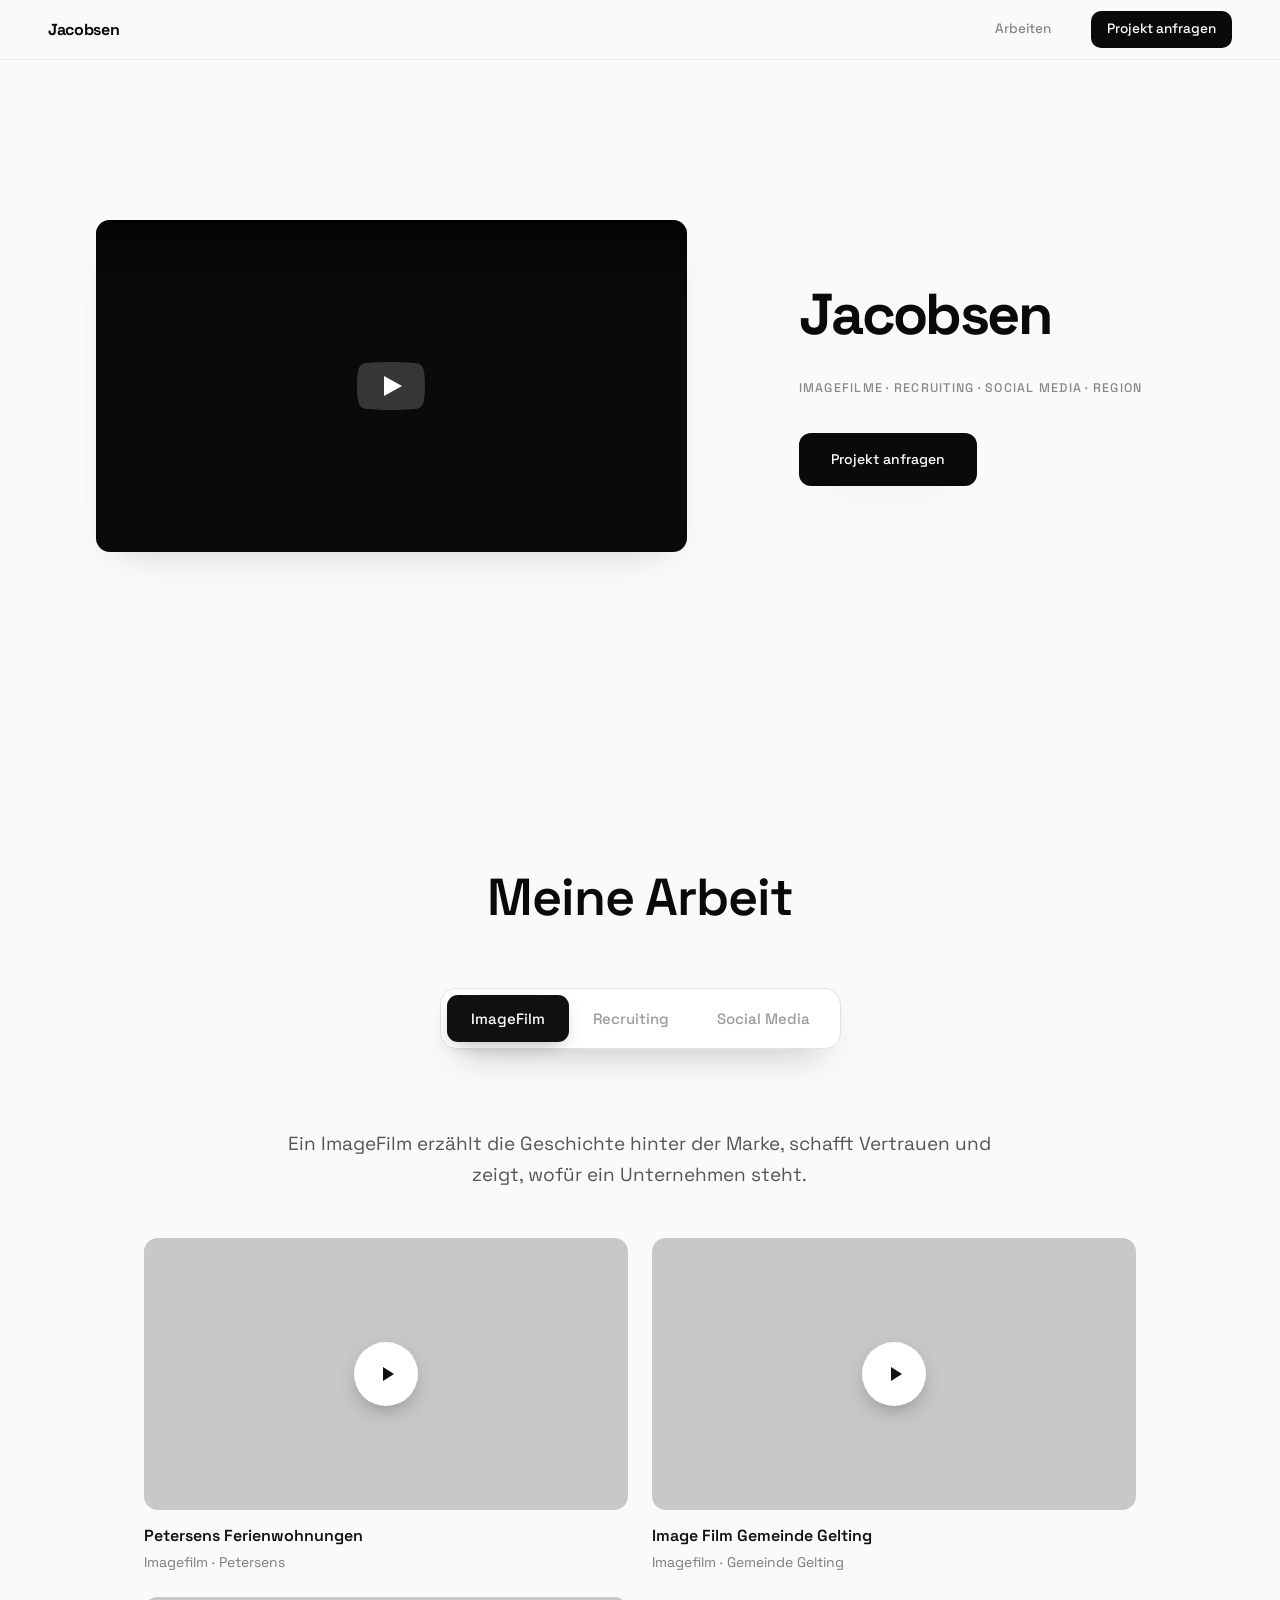
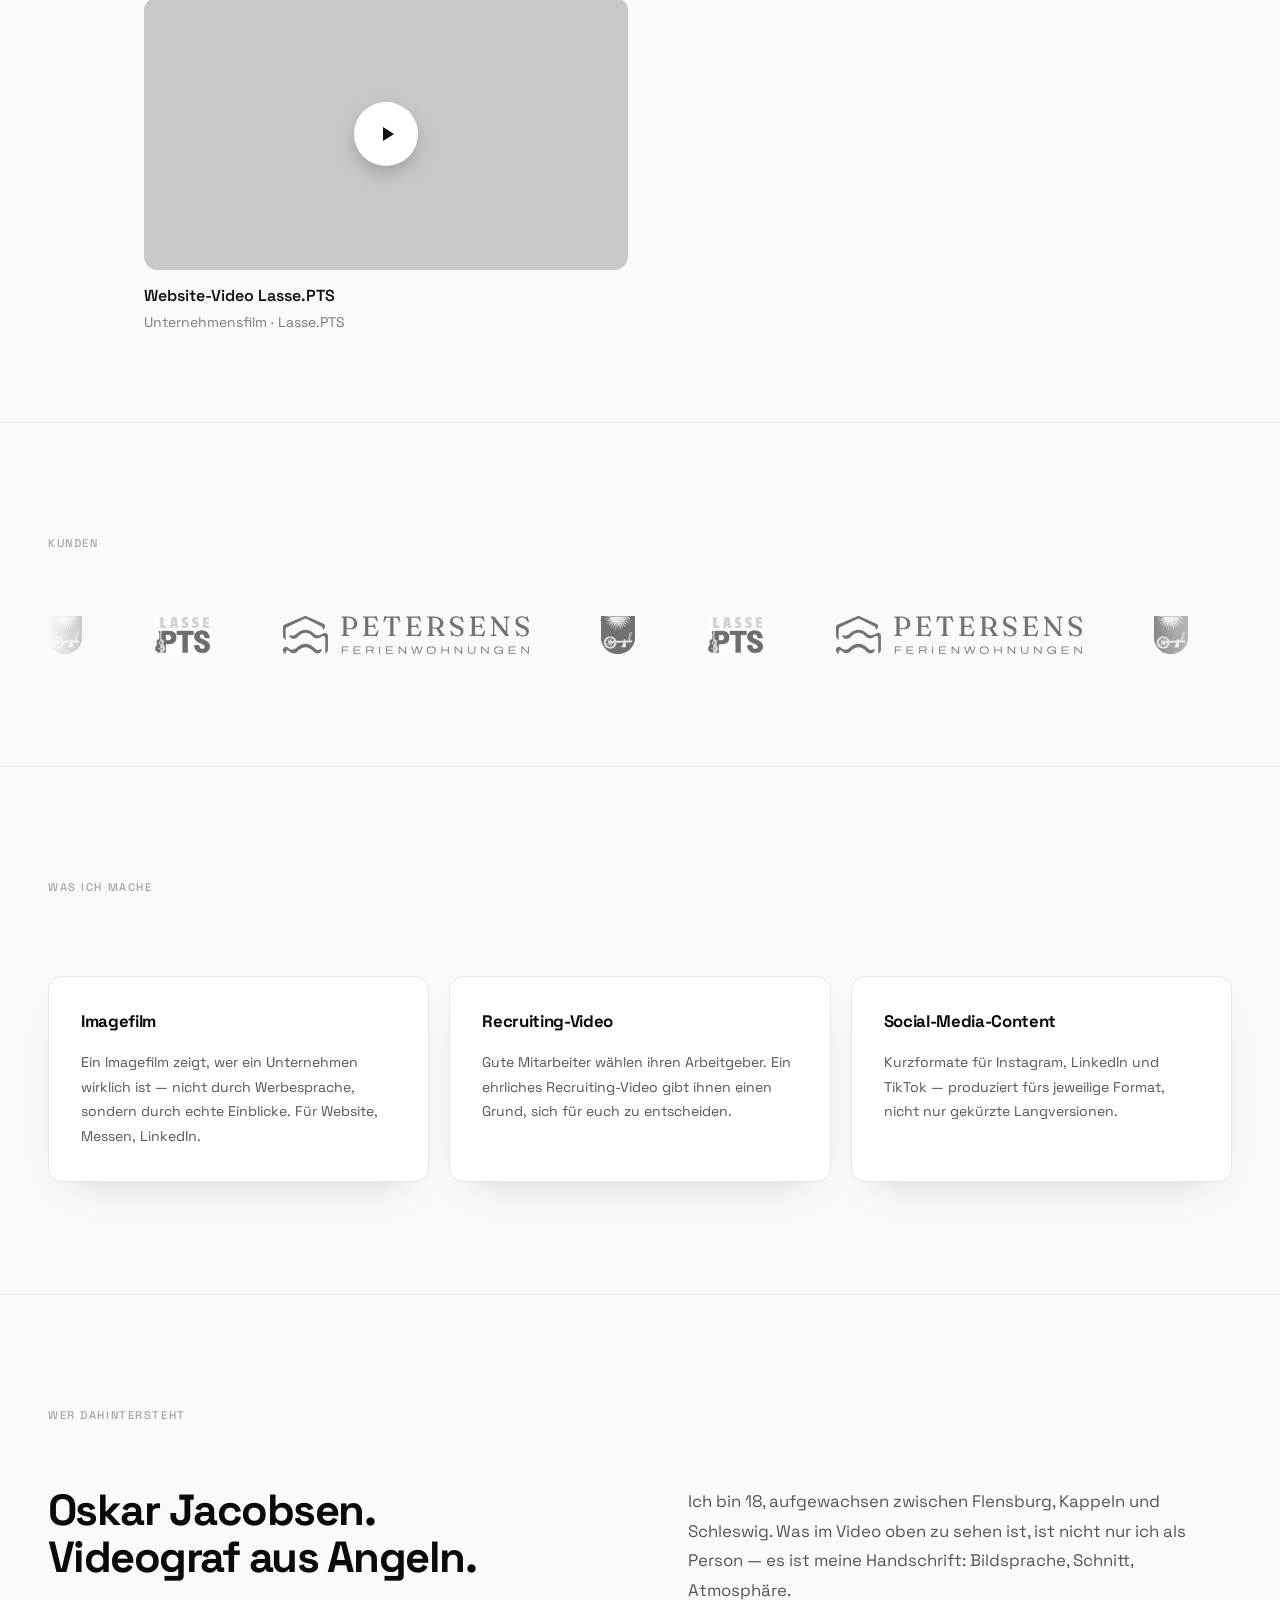
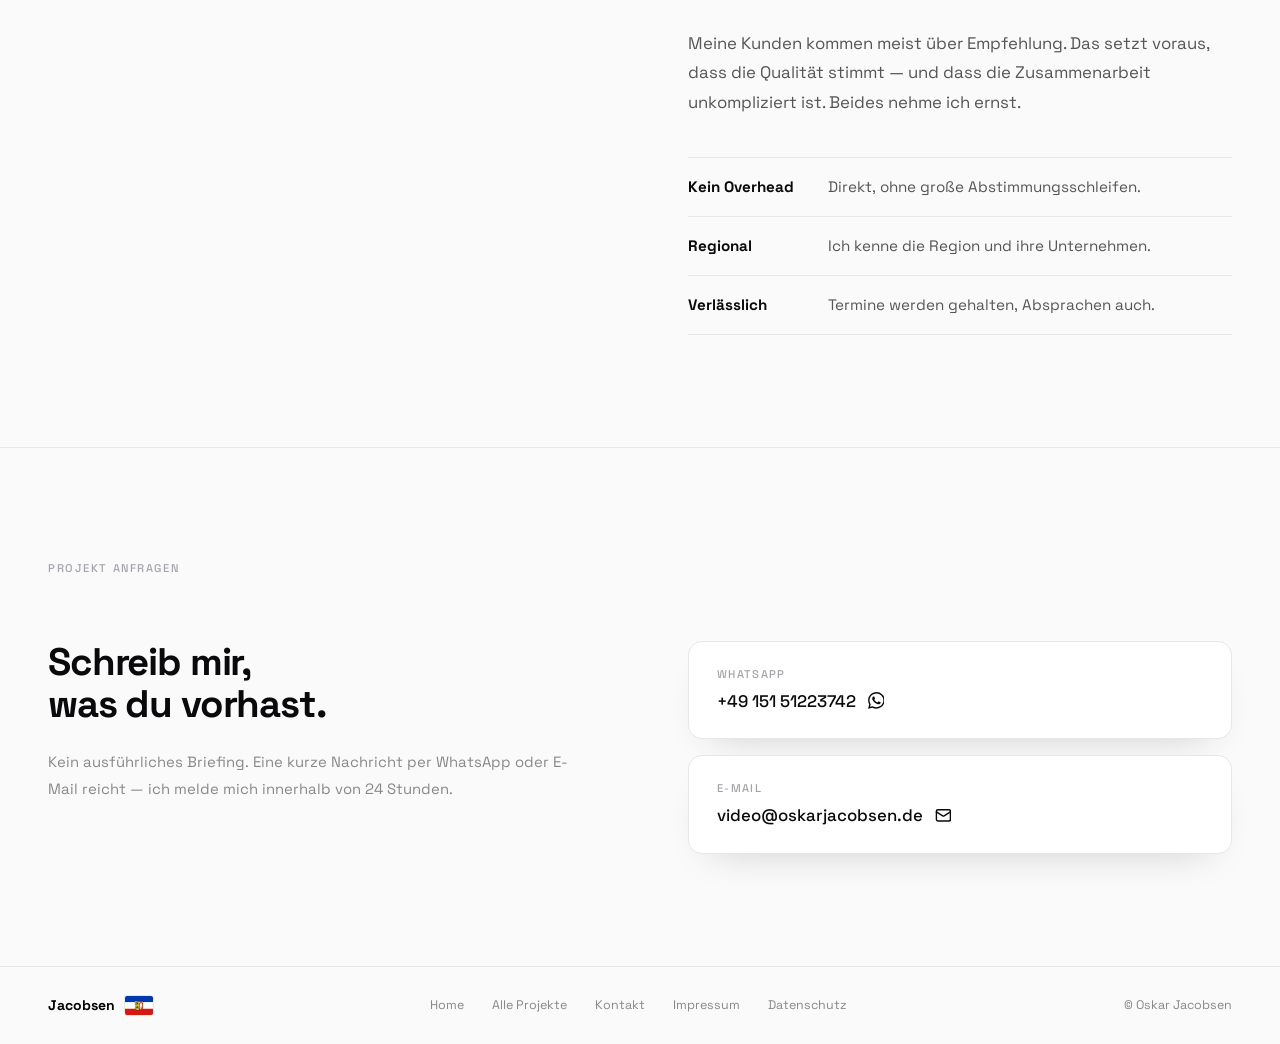
<file: index.html>
<!DOCTYPE html>
<html lang="de">
<head>
  <meta charset="UTF-8" />
  <meta name="viewport" content="width=device-width, initial-scale=1.0" />

  <title>Jacobsen — Videoproduktion Schleswig-Holstein</title>
  <meta name="description" content="Imagefilme, Recruiting-Videos und Social-Media-Content für Unternehmen in der Region Flensburg · Kappeln · Schleswig. Oskar Jacobsen, Videograf." />

  <!-- Open Graph -->
  <meta property="og:type"        content="website" />
  <meta property="og:url"         content="https://video.oskarjacobsen.de/" />
  <meta property="og:title"       content="Jacobsen — Videoproduktion Schleswig-Holstein" />
  <meta property="og:description" content="Imagefilme, Recruiting-Videos und Social-Media-Content für Unternehmen in der Region Flensburg · Kappeln · Schleswig." />
  <meta property="og:image"       content="https://video.oskarjacobsen.de/og-image.jpg" />
  <meta property="og:image:width"  content="1200" />
  <meta property="og:image:height" content="630" />
  <meta property="og:image:type"   content="image/jpeg" />
  <meta property="og:image:alt"    content="Jacobsen — Videoproduktion Schleswig-Holstein" />
  <meta property="og:locale"      content="de_DE" />

  <!-- Twitter Card -->
  <meta name="twitter:card"        content="summary_large_image" />
  <meta name="twitter:title"       content="Jacobsen — Videoproduktion Schleswig-Holstein" />
  <meta name="twitter:description" content="Imagefilme, Recruiting-Videos und Social-Media-Content für Unternehmen in der Region Flensburg · Kappeln · Schleswig." />
  <meta name="twitter:image"       content="https://video.oskarjacobsen.de/og-image.jpg" />

  <!-- Favicons -->
  <link rel="icon" type="image/png" sizes="32x32" href="favicon-32.png" media="(prefers-color-scheme: light)" />
  <link rel="icon" type="image/png" sizes="32x32" href="favicon-32-dark.png" media="(prefers-color-scheme: dark)" />
  <link rel="icon" type="image/png" sizes="16x16" href="favicon-16.png" media="(prefers-color-scheme: light)" />
  <link rel="icon" type="image/png" sizes="16x16" href="favicon-16-dark.png" media="(prefers-color-scheme: dark)" />
  <link rel="apple-touch-icon" sizes="180x180" href="apple-touch-icon.png" />
  <link rel="icon" type="image/svg+xml" href="data:image/svg+xml,<svg xmlns='http://www.w3.org/2000/svg' viewBox='0 0 32 32'><style>rect{fill:%23fff}text{fill:%23000}@media(prefers-color-scheme:dark){rect{fill:%23000}text{fill:%23fff}}</style><rect width='32' height='32'/><text x='16' y='23' font-family='sans-serif' font-size='21' font-weight='700' text-anchor='middle'>J</text></svg>" />

  <!-- Font preload (lokal, kein Google Fonts) -->
  <link rel="preload" href="fonts/SpaceGrotesk-latin.woff2"     as="font" type="font/woff2" crossorigin />
  <link rel="preload" href="fonts/SpaceGrotesk-latin-ext.woff2" as="font" type="font/woff2" crossorigin />

  <link rel="stylesheet" href="css/lite-youtube-embed.css" />
  <link rel="stylesheet" href="style.css?v=20260625" />

  <!-- Strukturierte Daten -->
  <script type="application/ld+json">
  {
    "@context": "https://schema.org",
    "@graph": [
      {
        "@type": "ProfessionalService",
        "@id": "https://video.oskarjacobsen.de/#business",
        "name": "Jacobsen",
        "description": "Hochwertige Videoproduktion für Unternehmen in Schleswig-Holstein — Imagefilme, Recruiting-Videos und Social-Media-Content.",
        "url": "https://video.oskarjacobsen.de",
        "logo": "https://video.oskarjacobsen.de/og-image.jpg",
        "image": "https://video.oskarjacobsen.de/og-image.jpg",
        "email": "video@oskarjacobsen.de",
        "address": {
          "@type": "PostalAddress",
          "streetAddress": "Niebyer Straße 1",
          "postalCode": "24395",
          "addressLocality": "Pommerby",
          "addressCountry": "DE"
        },
        "areaServed": [
          { "@type": "City", "name": "Flensburg" },
          { "@type": "City", "name": "Kappeln" },
          { "@type": "City", "name": "Schleswig" },
          { "@type": "State", "name": "Schleswig-Holstein" }
        ],
        "serviceType": ["Imagefilm", "Recruiting-Video", "Social-Media-Content"],
        "founder": {
          "@type": "Person",
          "name": "Oskar Jacobsen",
          "jobTitle": "Videograf",
          "url": "https://video.oskarjacobsen.de"
        },
        "telephone": "+4915151223742"
      }
    ]
  }
  </script>

  <!-- js-Klasse sofort setzen, damit Reveal-Elemente nur mit JS versteckt werden (kein FOUC, no-JS-sicher) -->
  <script>document.documentElement.classList.add('js');</script>

  <!-- Animationen: Reveals (IO), Hero-Intro (GSAP), Marquee & Tab-Filter — lokal, deferred -->
  <script src="js/gsap.min.js" defer></script>
  <script src="js/animations.js" defer></script>
</head>
<body>

<nav>
  <a href="index.html" class="nav-logo">Jacobsen</a>
  <div class="nav-right">
    <a href="#arbeiten">Arbeiten</a>
    <a href="#anfragen" class="nav-cta">Projekt anfragen</a>
  </div>
</nav>

<main>

  <!-- HERO -->
  <section class="hero">
    <div class="hero-video">
      <!-- lite-youtube-embed: lädt YouTube erst nach Klick (DSGVO-konform) -->
      <lite-youtube
        videoid="DwrvBiq_46M"
        playlabel="Jacobsen — Über mich abspielen"
        params="rel=0&modestbranding=1">
      </lite-youtube>
    </div>
    <div class="hero-text">
      <h1 class="hero-name" aria-label="Jacobsen">Jacobsen</h1>
      <p class="hero-tagline">Imagefilme&thinsp;·&thinsp;Recruiting&thinsp;·&thinsp;Social&nbsp;Media&thinsp;·&thinsp;Region</p>
      <a href="#anfragen" class="hero-cta">Projekt anfragen</a>
    </div>
  </section>

  <!-- ARBEITEN -->
  <section class="work" id="arbeiten">
    <span class="work-kicker" data-reveal>PORTFOLIO</span>
    <h2 class="work-title" data-reveal>Meine Arbeit</h2>

    <!-- PROJECTS:INDEX:START -->
      <div class="switch" role="tablist" aria-label="Leistungen">
        <div class="switch-pill" aria-hidden="true"></div>
        <button class="switch-btn is-active" type="button" role="tab" data-i="0" aria-selected="true"><span>ImageFilm</span></button>
        <button class="switch-btn" type="button" role="tab" data-i="1" aria-selected="false"><span>Recruiting</span></button>
        <button class="switch-btn" type="button" role="tab" data-i="2" aria-selected="false"><span>Social Media</span></button>
      </div>
      <div class="work-carousel">
        <div class="work-track">
        <div class="work-panel" role="tabpanel">
          <p class="work-goal">Ein ImageFilm erzählt die Geschichte hinter der Marke, schafft Vertrauen und zeigt, wofür ein Unternehmen steht.</p>
          <div class="video-grid">
            <div class="video-card">
              <button class="video-embed" type="button" data-id="_LAC2w1k5po" data-title="Petersens Ferienwohnungen"
                      aria-label="Video abspielen: Petersens Ferienwohnungen"
                      style="background-image:url('https://img.youtube.com/vi/_LAC2w1k5po/maxresdefault.jpg')">
                <span class="video-play" aria-hidden="true"><svg viewBox="0 0 24 24" width="24" height="24"><path d="M8 5v14l11-7z" fill="currentColor"/></svg></span>
              </button>
              <p class="video-card-title">Petersens Ferienwohnungen</p>
              <p class="video-card-note">Imagefilm · Petersens</p>
            </div>
            <div class="video-card">
              <button class="video-embed" type="button" data-id="sSnNlWChtXg" data-title="Image Film Gemeinde Gelting"
                      aria-label="Video abspielen: Image Film Gemeinde Gelting"
                      style="background-image:url('https://img.youtube.com/vi/sSnNlWChtXg/maxresdefault.jpg')">
                <span class="video-play" aria-hidden="true"><svg viewBox="0 0 24 24" width="24" height="24"><path d="M8 5v14l11-7z" fill="currentColor"/></svg></span>
              </button>
              <p class="video-card-title">Image Film Gemeinde Gelting</p>
              <p class="video-card-note">Imagefilm · Gemeinde Gelting</p>
            </div>
            <div class="video-card">
              <button class="video-embed" type="button" data-id="yFh_gb379-c" data-title="Website-Video Lasse.PTS"
                      aria-label="Video abspielen: Website-Video Lasse.PTS"
                      style="background-image:url('https://img.youtube.com/vi/yFh_gb379-c/maxresdefault.jpg')">
                <span class="video-play" aria-hidden="true"><svg viewBox="0 0 24 24" width="24" height="24"><path d="M8 5v14l11-7z" fill="currentColor"/></svg></span>
              </button>
              <p class="video-card-title">Website-Video Lasse.PTS</p>
              <p class="video-card-note">Unternehmensfilm · Lasse.PTS</p>
            </div>
          </div>
        </div>
        <div class="work-panel" role="tabpanel">
          <p class="work-goal">Zeigt euch als Arbeitgeber von der besten Seite und spricht genau die Talente an, die zu euch passen.</p>
          <p class="work-empty">Hier entsteht gerade das erste Beispiel. Du hast ein Recruiting-Projekt? <a href="#anfragen">Schreib mir.</a></p>
        </div>
        <div class="work-panel" role="tabpanel">
          <p class="work-goal">Kurze, schnelle Inhalte für Reichweite und Präsenz im Feed — plattformoptimiert produziert.</p>
          <div class="video-grid">
            <div class="video-card">
              <button class="video-embed" type="button" data-id="DsY7qK6Mrjc" data-title="Aftermovie OMR Festival"
                      aria-label="Video abspielen: Aftermovie OMR Festival"
                      style="background-image:url('https://img.youtube.com/vi/DsY7qK6Mrjc/maxresdefault.jpg')">
                <span class="video-play" aria-hidden="true"><svg viewBox="0 0 24 24" width="24" height="24"><path d="M8 5v14l11-7z" fill="currentColor"/></svg></span>
              </button>
              <p class="video-card-title">Aftermovie OMR Festival</p>
              <p class="video-card-note">Aftermovie · OMR Festival</p>
            </div>
            <div class="video-card">
              <button class="video-embed" type="button" data-id="CHl51cqaKss" data-title="Instagram-Vlog Lasse.PTS"
                      aria-label="Video abspielen: Instagram-Vlog Lasse.PTS"
                      style="background-image:url('https://img.youtube.com/vi/CHl51cqaKss/maxresdefault.jpg')">
                <span class="video-play" aria-hidden="true"><svg viewBox="0 0 24 24" width="24" height="24"><path d="M8 5v14l11-7z" fill="currentColor"/></svg></span>
              </button>
              <p class="video-card-title">Instagram-Vlog Lasse.PTS</p>
              <p class="video-card-note">Social Media · Lasse.PTS</p>
            </div>
            <div class="video-card">
              <button class="video-embed" type="button" data-id="nbValIpeoq8" data-title="Instagram-Reel Lasse.PTS"
                      aria-label="Video abspielen: Instagram-Reel Lasse.PTS"
                      style="background-image:url('https://img.youtube.com/vi/nbValIpeoq8/maxresdefault.jpg')">
                <span class="video-play" aria-hidden="true"><svg viewBox="0 0 24 24" width="24" height="24"><path d="M8 5v14l11-7z" fill="currentColor"/></svg></span>
              </button>
              <p class="video-card-title">Instagram-Reel Lasse.PTS</p>
              <p class="video-card-note">Social Media · Lasse.PTS</p>
            </div>
            <div class="video-card">
              <button class="video-embed" type="button" data-id="E98i3P-n10g" data-title="Apple Watch Ad — Don&#x27;t be afraid."
                      aria-label="Video abspielen: Apple Watch Ad — Don&#x27;t be afraid."
                      style="background-image:url('https://img.youtube.com/vi/E98i3P-n10g/maxresdefault.jpg')">
                <span class="video-play" aria-hidden="true"><svg viewBox="0 0 24 24" width="24" height="24"><path d="M8 5v14l11-7z" fill="currentColor"/></svg></span>
              </button>
              <p class="video-card-title">Apple Watch Ad — Don&#x27;t be afraid.</p>
              <p class="video-card-note">Werbeclip · Personal</p>
            </div>
            <div class="video-card">
              <button class="video-embed" type="button" data-id="5KOtt-FBdwI" data-title="EURO 24 Trailer — EM-Feeling pur"
                      aria-label="Video abspielen: EURO 24 Trailer — EM-Feeling pur"
                      style="background-image:url('https://img.youtube.com/vi/5KOtt-FBdwI/maxresdefault.jpg')">
                <span class="video-play" aria-hidden="true"><svg viewBox="0 0 24 24" width="24" height="24"><path d="M8 5v14l11-7z" fill="currentColor"/></svg></span>
              </button>
              <p class="video-card-title">EURO 24 Trailer — EM-Feeling pur</p>
              <p class="video-card-note">Trailer · Personal</p>
            </div>
          </div>
        </div>
        </div>
      </div>
    <!-- PROJECTS:INDEX:END -->
  </section>

  <!-- KUNDEN (Logo-Marquee, generiert aus kunden-logos/) -->
  <section class="clients">
    <span class="section-label" data-reveal>Kunden</span>
    <div class="marquee" aria-label="Kundenlogos">
      <div class="marquee-track" data-marquee>
        <!-- LOGOS:START -->
        <img class="marquee-logo" src="kunden-logos/gemeinde-gelting.svg" alt="Kunde: Gemeinde Gelting" loading="lazy" />
        <img class="marquee-logo" src="kunden-logos/lasse-pts.png" alt="Kunde: Lasse Pts" loading="lazy" />
        <img class="marquee-logo" src="kunden-logos/petersens.svg" alt="Kunde: Petersens" loading="lazy" />
      <!-- LOGOS:END -->
      </div>
    </div>
  </section>

  <!-- LEISTUNGEN -->
  <section class="services">
    <span class="section-label" data-reveal>Was ich mache</span>
    <div class="services-list">
      <div class="service" data-reveal>
        <h3>Imagefilm</h3>
        <p>Ein Imagefilm zeigt, wer ein Unternehmen wirklich ist — nicht durch Werbesprache, sondern durch echte Einblicke. Für Website, Messen, LinkedIn.</p>
      </div>
      <div class="service" data-reveal>
        <h3>Recruiting-Video</h3>
        <p>Gute Mitarbeiter wählen ihren Arbeitgeber. Ein ehrliches Recruiting-Video gibt ihnen einen Grund, sich für euch zu entscheiden.</p>
      </div>
      <div class="service" data-reveal>
        <h3>Social-Media-Content</h3>
        <p>Kurzformate für Instagram, LinkedIn und TikTok — produziert fürs jeweilige Format, nicht nur gekürzte Langversionen.</p>
      </div>
    </div>
  </section>

  <!-- ÜBER MICH -->
  <section class="about">
    <span class="section-label" data-reveal>Wer dahintersteht</span>
    <div class="about-inner">
      <h2 class="about-heading" data-reveal>Oskar Jacobsen.<br>Videograf aus Angeln.</h2>
      <div class="about-body">
        <p>Ich bin 18, aufgewachsen zwischen Flensburg, Kappeln und Schleswig. Was im Video oben zu sehen ist, ist nicht nur ich als Person — es ist meine Handschrift: Bildsprache, Schnitt, Atmosphäre.</p>
        <p>Meine Kunden kommen meist über Empfehlung. Das setzt voraus, dass die Qualität stimmt — und dass die Zusammenarbeit unkompliziert ist. Beides nehme ich ernst.</p>
        <ul class="about-facts">
          <li><strong>Kein Overhead</strong> Direkt, ohne große Abstimmungsschleifen.</li>
          <li><strong>Regional</strong> Ich kenne die Region und ihre Unternehmen.</li>
          <li><strong>Verlässlich</strong> Termine werden gehalten, Absprachen auch.</li>
        </ul>
      </div>
    </div>
  </section>

  <!-- ANFRAGE -->
  <section class="contact" id="anfragen">
    <span class="section-label" data-reveal>Projekt anfragen</span>
    <div class="contact-inner">
      <div class="contact-text" data-reveal>
        <h2>Schreib mir,<br>was du vorhast.</h2>
        <p>Kein ausführliches Briefing. Eine kurze Nachricht per WhatsApp oder E-Mail reicht — ich melde mich innerhalb von 24 Stunden.</p>
      </div>
      <div class="contact-actions" data-reveal>
        <a class="contact-action" href="https://wa.me/4915151223742" target="_blank" rel="noopener noreferrer"
           aria-label="Per WhatsApp schreiben (öffnet in neuem Tab)">
          <span class="contact-action-label">WhatsApp</span>
          <span class="contact-action-value">+49 151 51223742 <svg class="contact-action-icon" viewBox="0 0 24 24" fill="currentColor" aria-hidden="true"><path d="M17.472 14.382c-.297-.149-1.758-.867-2.03-.967-.273-.099-.471-.148-.67.15-.197.297-.767.966-.94 1.164-.173.199-.347.223-.644.075-.297-.15-1.255-.463-2.39-1.475-.883-.788-1.48-1.761-1.653-2.059-.173-.297-.018-.458.13-.606.134-.133.298-.347.446-.52.149-.174.198-.298.298-.497.099-.198.05-.371-.025-.52-.075-.149-.669-1.612-.916-2.207-.242-.579-.487-.5-.669-.51-.173-.008-.371-.01-.57-.01-.198 0-.52.074-.792.372-.272.297-1.04 1.016-1.04 2.479 0 1.462 1.065 2.875 1.213 3.074.149.198 2.096 3.2 5.077 4.487.709.306 1.262.489 1.694.625.712.227 1.36.195 1.871.118.571-.085 1.758-.719 2.006-1.413.248-.694.248-1.289.173-1.413-.074-.124-.272-.198-.57-.347m-5.421 7.403h-.004a9.87 9.87 0 01-5.031-1.378l-.361-.214-3.741.982.998-3.648-.235-.374a9.86 9.86 0 01-1.51-5.26c.001-5.45 4.436-9.884 9.888-9.884 2.64 0 5.122 1.03 6.988 2.898a9.825 9.825 0 012.893 6.994c-.003 5.45-4.437 9.884-9.885 9.884m8.413-18.297A11.815 11.815 0 0012.05 0C5.495 0 .16 5.335.157 11.892c0 2.096.547 4.142 1.588 5.945L.057 24l6.305-1.654a11.882 11.882 0 005.683 1.448h.005c6.554 0 11.89-5.335 11.893-11.893a11.821 11.821 0 00-3.48-8.413Z"/></svg></span>
        </a>
        <a class="contact-action" href="mailto:video@oskarjacobsen.de"
           aria-label="E-Mail an video@oskarjacobsen.de schreiben">
          <span class="contact-action-label">E-Mail</span>
          <span class="contact-action-value">video@oskarjacobsen.de <svg class="contact-action-icon" viewBox="0 0 24 24" fill="none" stroke="currentColor" stroke-width="2" stroke-linecap="round" stroke-linejoin="round" aria-hidden="true"><rect x="2" y="4" width="20" height="16" rx="2"/><path d="m22 7-8.97 5.7a1.94 1.94 0 0 1-2.06 0L2 7"/></svg></span>
        </a>
      </div>
    </div>
  </section>

</main>

<footer>
  <span class="footer-logo">Jacobsen<img class="footer-flag" src="schleswig-holstein.svg" alt="Flagge Schleswig-Holstein" width="30" height="20" loading="lazy" /></span>
  <ul class="footer-links">
    <li><a href="index.html">Home</a></li>
    <li><a href="projects.html">Alle Projekte</a></li>
    <li><a href="kontakt.html">Kontakt</a></li>
    <li><a href="impressum.html">Impressum</a></li>
    <li><a href="datenschutz.html">Datenschutz</a></li>
  </ul>
  <span class="footer-copy">© Oskar Jacobsen</span>
</footer>

<script src="js/lite-youtube-embed.js"></script>

</body>
</html>
</file>
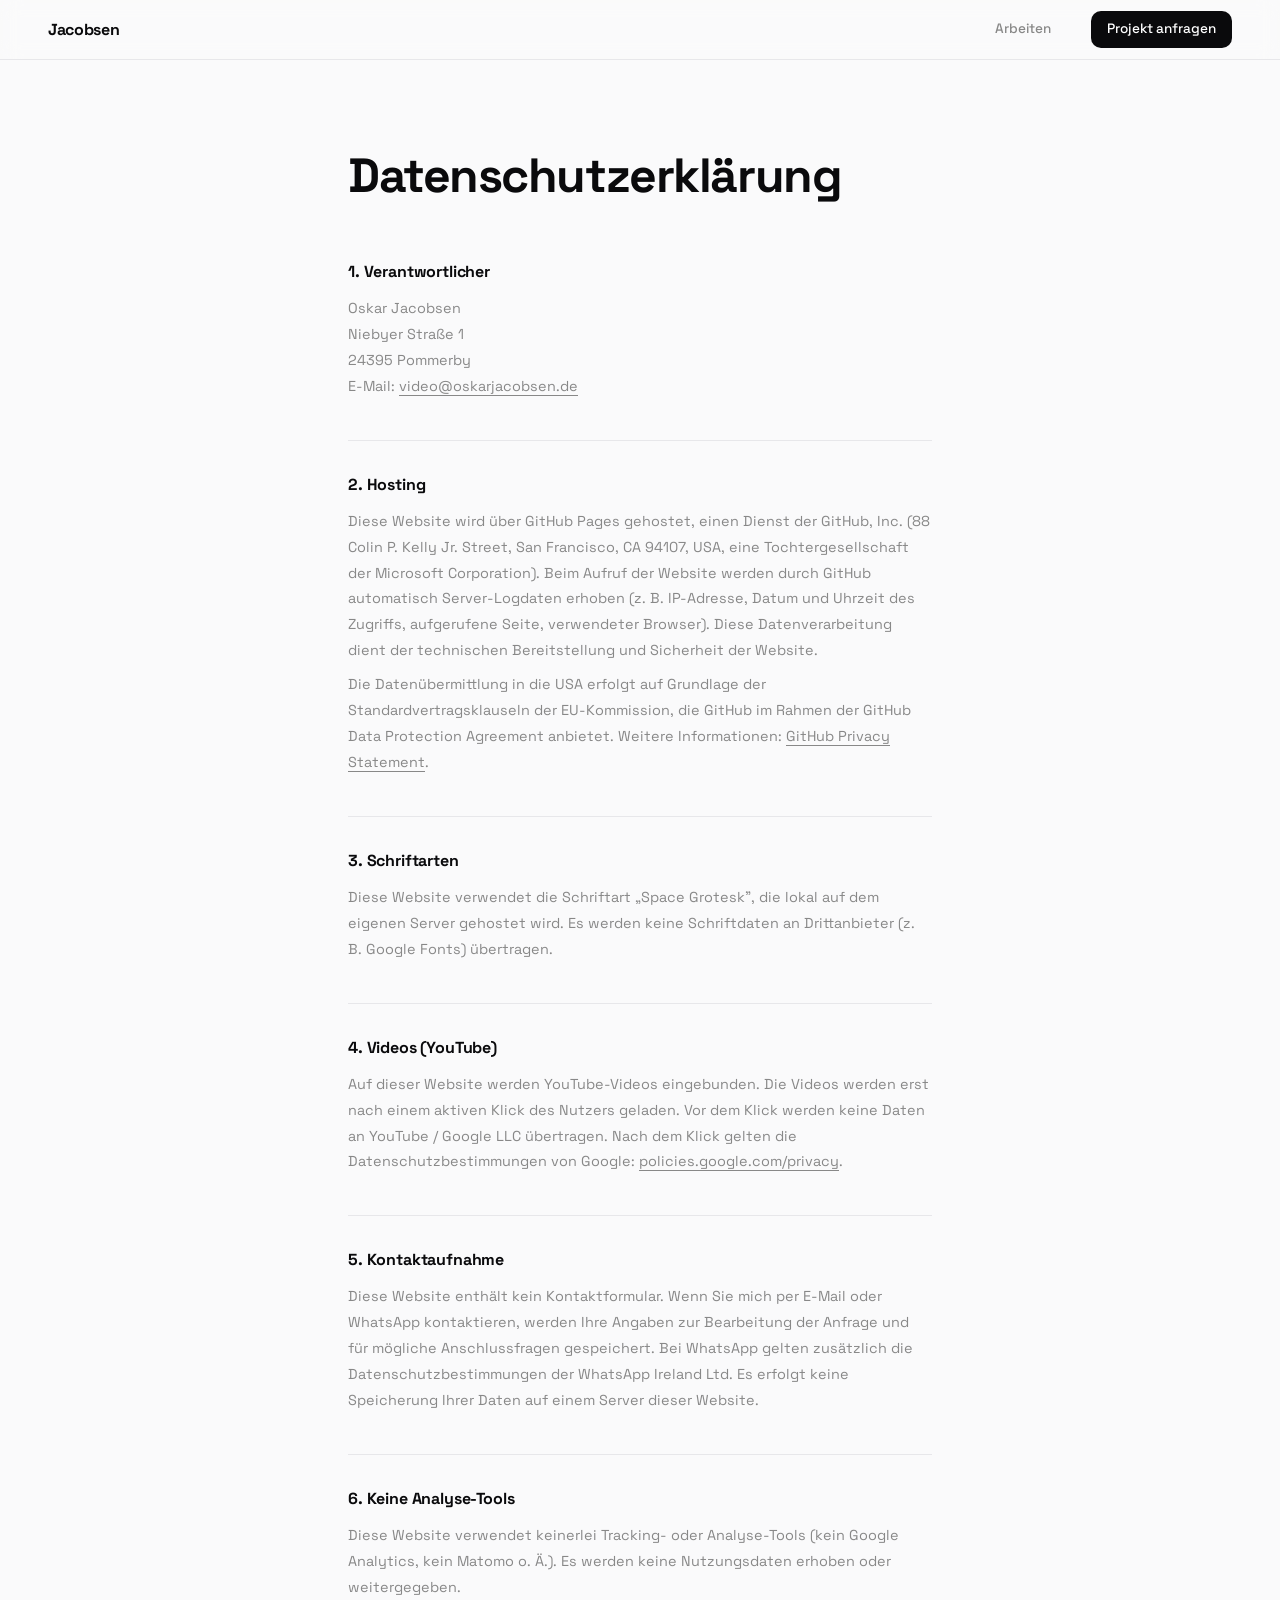
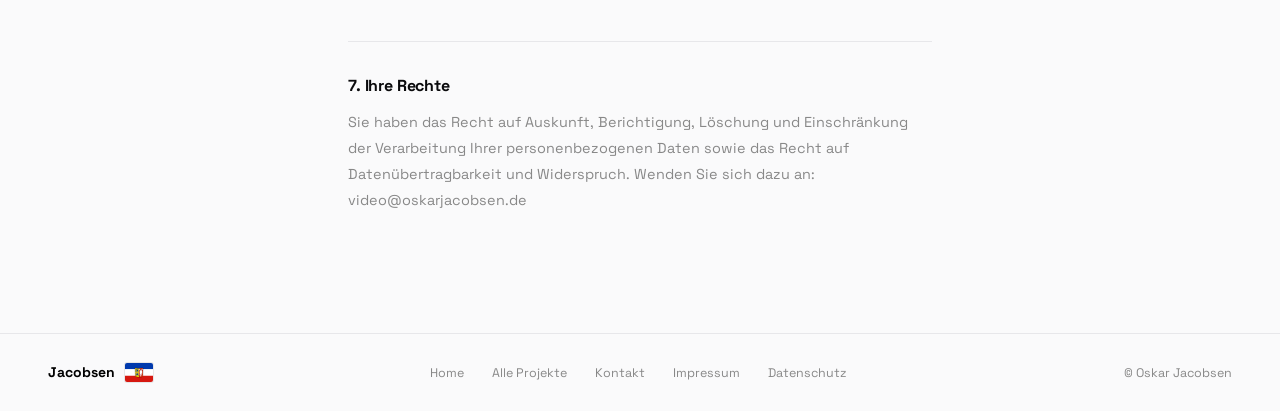
<file: datenschutz.html>
<!DOCTYPE html>
<html lang="de">
<head>
  <meta charset="UTF-8" />
  <meta name="viewport" content="width=device-width, initial-scale=1.0" />
  <title>Datenschutz — Jacobsen Videoproduktion</title>
  <meta name="robots" content="noindex, nofollow" />
  <link rel="icon" type="image/png" sizes="32x32" href="favicon-32.png" media="(prefers-color-scheme: light)" />
  <link rel="icon" type="image/png" sizes="32x32" href="favicon-32-dark.png" media="(prefers-color-scheme: dark)" />
  <link rel="icon" type="image/png" sizes="16x16" href="favicon-16.png" media="(prefers-color-scheme: light)" />
  <link rel="icon" type="image/png" sizes="16x16" href="favicon-16-dark.png" media="(prefers-color-scheme: dark)" />
  <link rel="apple-touch-icon" sizes="180x180" href="apple-touch-icon.png" />
  <link rel="icon" type="image/svg+xml" href="data:image/svg+xml,<svg xmlns='http://www.w3.org/2000/svg' viewBox='0 0 32 32'><style>rect{fill:%23fff}text{fill:%23000}@media(prefers-color-scheme:dark){rect{fill:%23000}text{fill:%23fff}}</style><rect width='32' height='32'/><text x='16' y='23' font-family='sans-serif' font-size='21' font-weight='700' text-anchor='middle'>J</text></svg>" />

  <link rel="preload" href="fonts/SpaceGrotesk-latin.woff2"     as="font" type="font/woff2" crossorigin />
  <link rel="preload" href="fonts/SpaceGrotesk-latin-ext.woff2" as="font" type="font/woff2" crossorigin />

  <link rel="stylesheet" href="style.css?v=20260625" />
</head>
<body>

<nav>
  <a href="index.html" class="nav-logo">Jacobsen</a>
  <div class="nav-right">
    <a href="index.html#arbeiten">Arbeiten</a>
    <a href="index.html#anfragen" class="nav-cta">Projekt anfragen</a>
  </div>
</nav>

<main style="padding-top: var(--nav-h);">
  <div class="legal-page">
    <h1>Datenschutzerklärung</h1>

    <h2>1. Verantwortlicher</h2>
    <p>
      Oskar Jacobsen<br />
      Niebyer Straße 1<br />
      24395 Pommerby<br />
      E-Mail: <a href="mailto:video@oskarjacobsen.de">video@oskarjacobsen.de</a>
    </p>

    <h2>2. Hosting</h2>
    <p>
      Diese Website wird über GitHub Pages gehostet, einen Dienst der GitHub, Inc.
      (88 Colin P. Kelly Jr. Street, San Francisco, CA 94107, USA, eine Tochtergesellschaft
      der Microsoft Corporation). Beim Aufruf der Website werden durch GitHub automatisch
      Server-Logdaten erhoben (z. B. IP-Adresse, Datum und Uhrzeit des Zugriffs, aufgerufene
      Seite, verwendeter Browser). Diese Datenverarbeitung dient der technischen Bereitstellung
      und Sicherheit der Website.
    </p>
    <p>
      Die Datenübermittlung in die USA erfolgt auf Grundlage der Standardvertragsklauseln der
      EU-Kommission, die GitHub im Rahmen der GitHub Data Protection Agreement anbietet.
      Weitere Informationen:
      <a href="https://docs.github.com/en/site-policy/privacy-policies/github-privacy-statement" target="_blank" rel="noopener noreferrer">GitHub Privacy Statement</a>.
    </p>

    <h2>3. Schriftarten</h2>
    <p>
      Diese Website verwendet die Schriftart „Space Grotesk", die lokal auf dem eigenen Server gehostet wird.
      Es werden keine Schriftdaten an Drittanbieter (z. B. Google Fonts) übertragen.
    </p>

    <h2>4. Videos (YouTube)</h2>
    <p>
      Auf dieser Website werden YouTube-Videos eingebunden. Die Videos werden erst nach einem aktiven
      Klick des Nutzers geladen. Vor dem Klick werden keine Daten an YouTube / Google LLC übertragen.
      Nach dem Klick gelten die Datenschutzbestimmungen von Google:
      <a href="https://policies.google.com/privacy" target="_blank" rel="noopener noreferrer">policies.google.com/privacy</a>.
    </p>

    <h2>5. Kontaktaufnahme</h2>
    <p>
      Diese Website enthält kein Kontaktformular. Wenn Sie mich per E-Mail oder WhatsApp
      kontaktieren, werden Ihre Angaben zur Bearbeitung der Anfrage und für mögliche
      Anschlussfragen gespeichert. Bei WhatsApp gelten zusätzlich die Datenschutzbestimmungen
      der WhatsApp Ireland Ltd. Es erfolgt keine Speicherung Ihrer Daten auf einem Server
      dieser Website.
    </p>

    <h2>6. Keine Analyse-Tools</h2>
    <p>
      Diese Website verwendet keinerlei Tracking- oder Analyse-Tools (kein Google Analytics,
      kein Matomo o. Ä.). Es werden keine Nutzungsdaten erhoben oder weitergegeben.
    </p>

    <h2>7. Ihre Rechte</h2>
    <p>
      Sie haben das Recht auf Auskunft, Berichtigung, Löschung und Einschränkung der Verarbeitung
      Ihrer personenbezogenen Daten sowie das Recht auf Datenübertragbarkeit und Widerspruch.
      Wenden Sie sich dazu an: video@oskarjacobsen.de
    </p>

    <!-- Hier ggf. weiteren Rechtstext durch einen Datenschutzbeauftragten ergänzen lassen -->
  </div>
</main>

<footer>
  <span class="footer-logo">Jacobsen<img class="footer-flag" src="schleswig-holstein.svg" alt="Flagge Schleswig-Holstein" width="30" height="20" loading="lazy" /></span>
  <ul class="footer-links">
    <li><a href="index.html">Home</a></li>
    <li><a href="projects.html">Alle Projekte</a></li>
    <li><a href="kontakt.html">Kontakt</a></li>
    <li><a href="impressum.html">Impressum</a></li>
    <li><a href="datenschutz.html">Datenschutz</a></li>
  </ul>
  <span class="footer-copy">© Oskar Jacobsen</span>
</footer>

</body>
</html>
</file>
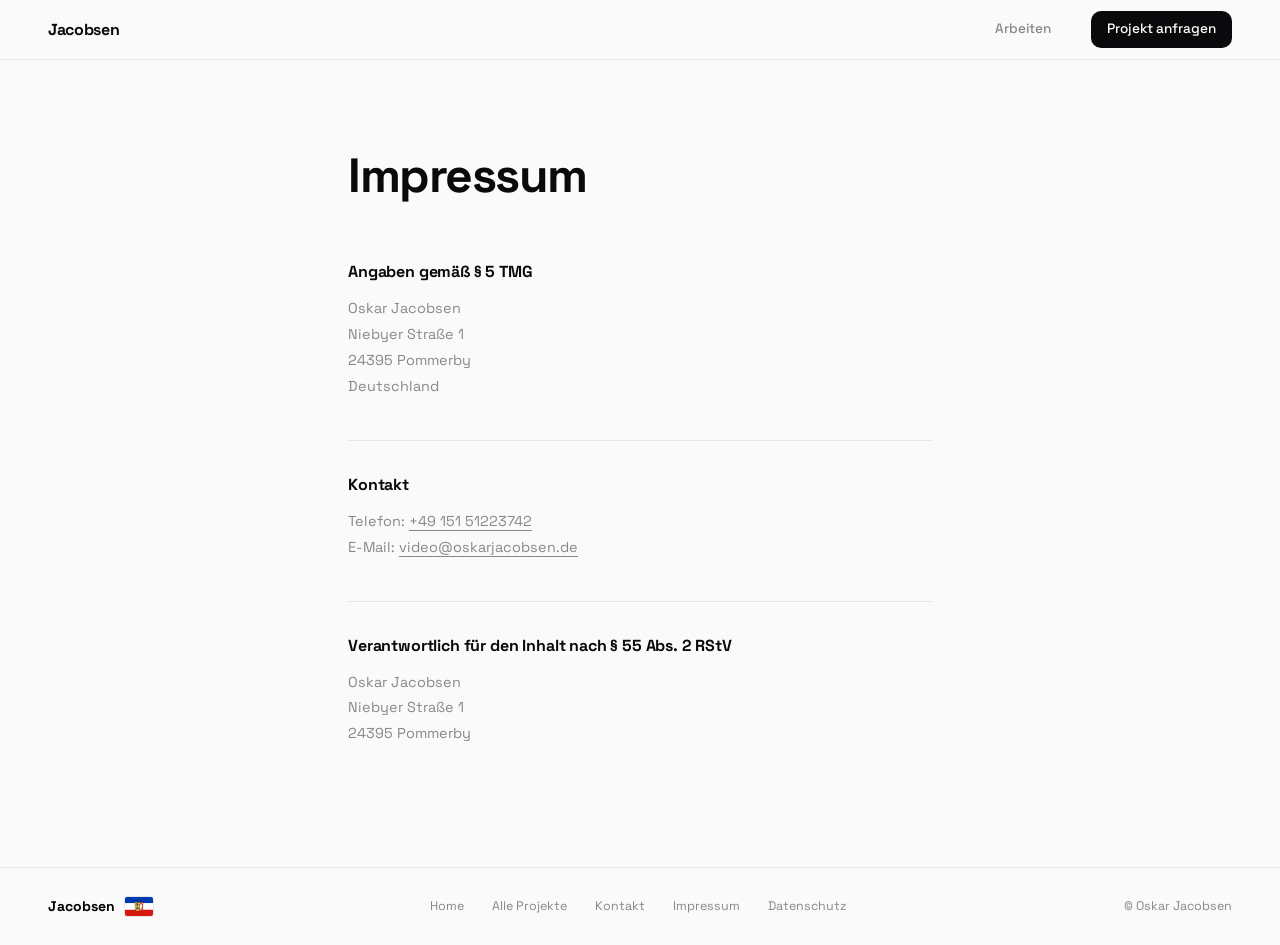
<file: impressum.html>
<!DOCTYPE html>
<html lang="de">
<head>
  <meta charset="UTF-8" />
  <meta name="viewport" content="width=device-width, initial-scale=1.0" />
  <title>Impressum — Jacobsen Videoproduktion</title>
  <meta name="robots" content="noindex, nofollow" />
  <link rel="icon" type="image/png" sizes="32x32" href="favicon-32.png" media="(prefers-color-scheme: light)" />
  <link rel="icon" type="image/png" sizes="32x32" href="favicon-32-dark.png" media="(prefers-color-scheme: dark)" />
  <link rel="icon" type="image/png" sizes="16x16" href="favicon-16.png" media="(prefers-color-scheme: light)" />
  <link rel="icon" type="image/png" sizes="16x16" href="favicon-16-dark.png" media="(prefers-color-scheme: dark)" />
  <link rel="apple-touch-icon" sizes="180x180" href="apple-touch-icon.png" />
  <link rel="icon" type="image/svg+xml" href="data:image/svg+xml,<svg xmlns='http://www.w3.org/2000/svg' viewBox='0 0 32 32'><style>rect{fill:%23fff}text{fill:%23000}@media(prefers-color-scheme:dark){rect{fill:%23000}text{fill:%23fff}}</style><rect width='32' height='32'/><text x='16' y='23' font-family='sans-serif' font-size='21' font-weight='700' text-anchor='middle'>J</text></svg>" />

  <link rel="preload" href="fonts/SpaceGrotesk-latin.woff2"     as="font" type="font/woff2" crossorigin />
  <link rel="preload" href="fonts/SpaceGrotesk-latin-ext.woff2" as="font" type="font/woff2" crossorigin />

  <link rel="stylesheet" href="style.css?v=20260625" />
</head>
<body>

<nav>
  <a href="index.html" class="nav-logo">Jacobsen</a>
  <div class="nav-right">
    <a href="index.html#arbeiten">Arbeiten</a>
    <a href="index.html#anfragen" class="nav-cta">Projekt anfragen</a>
  </div>
</nav>

<main style="padding-top: var(--nav-h);">
  <div class="legal-page">
    <h1>Impressum</h1>

    <h2>Angaben gemäß § 5 TMG</h2>
    <p>
      Oskar Jacobsen<br />
      Niebyer Straße 1<br />
      24395 Pommerby<br />
      Deutschland
    </p>

    <h2>Kontakt</h2>
    <p>
      Telefon: <a href="tel:+4915151223742">+49 151 51223742</a><br />
      E-Mail: <a href="mailto:video@oskarjacobsen.de">video@oskarjacobsen.de</a>
    </p>

    <h2>Verantwortlich für den Inhalt nach § 55 Abs. 2 RStV</h2>
    <p>
      Oskar Jacobsen<br />
      Niebyer Straße 1<br />
      24395 Pommerby
    </p>

    <!-- Hier weiteren Rechtstext einfügen (z. B. Haftungsausschluss, Urheberrecht) -->
  </div>
</main>

<footer>
  <span class="footer-logo">Jacobsen<img class="footer-flag" src="schleswig-holstein.svg" alt="Flagge Schleswig-Holstein" width="30" height="20" loading="lazy" /></span>
  <ul class="footer-links">
    <li><a href="index.html">Home</a></li>
    <li><a href="projects.html">Alle Projekte</a></li>
    <li><a href="kontakt.html">Kontakt</a></li>
    <li><a href="impressum.html">Impressum</a></li>
    <li><a href="datenschutz.html">Datenschutz</a></li>
  </ul>
  <span class="footer-copy">© Oskar Jacobsen</span>
</footer>

</body>
</html>
</file>
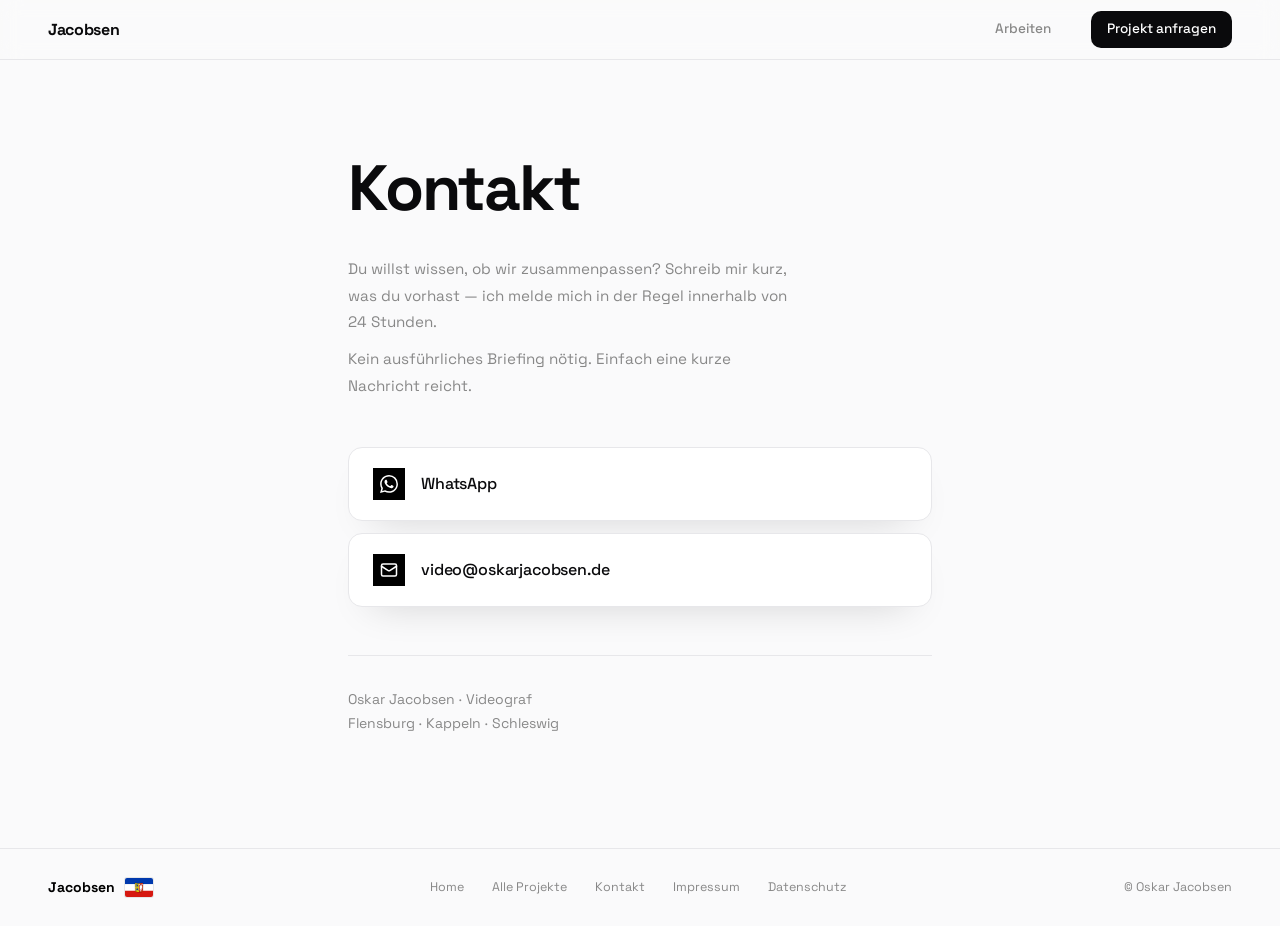
<file: kontakt.html>
<!DOCTYPE html>
<html lang="de">
<head>
  <meta charset="UTF-8" />
  <meta name="viewport" content="width=device-width, initial-scale=1.0" />

  <title>Kontakt — Jacobsen Videoproduktion</title>
  <meta name="description" content="Kontakt aufnehmen mit Oskar Jacobsen, Videograf aus Schleswig-Holstein. Per WhatsApp oder E-Mail." />

  <meta property="og:type"        content="website" />
  <meta property="og:url"         content="https://video.oskarjacobsen.de/kontakt.html" />
  <meta property="og:title"       content="Kontakt — Jacobsen Videoproduktion" />
  <meta property="og:description" content="Kontakt aufnehmen mit Oskar Jacobsen, Videograf aus Schleswig-Holstein." />
  <meta property="og:image"       content="https://video.oskarjacobsen.de/og-image.jpg" />
  <meta property="og:image:width"  content="1200" />
  <meta property="og:image:height" content="630" />
  <meta property="og:image:type"   content="image/jpeg" />
  <meta property="og:image:alt"    content="Jacobsen — Videoproduktion Schleswig-Holstein" />
  <meta property="og:locale"      content="de_DE" />

  <meta name="twitter:card"        content="summary_large_image" />
  <meta name="twitter:title"       content="Kontakt — Jacobsen Videoproduktion" />
  <meta name="twitter:description" content="Kontakt aufnehmen mit Oskar Jacobsen, Videograf aus Schleswig-Holstein." />
  <meta name="twitter:image"       content="https://video.oskarjacobsen.de/og-image.jpg" />

  <link rel="icon" type="image/png" sizes="32x32" href="favicon-32.png" media="(prefers-color-scheme: light)" />
  <link rel="icon" type="image/png" sizes="32x32" href="favicon-32-dark.png" media="(prefers-color-scheme: dark)" />
  <link rel="icon" type="image/png" sizes="16x16" href="favicon-16.png" media="(prefers-color-scheme: light)" />
  <link rel="icon" type="image/png" sizes="16x16" href="favicon-16-dark.png" media="(prefers-color-scheme: dark)" />
  <link rel="apple-touch-icon" sizes="180x180" href="apple-touch-icon.png" />
  <link rel="icon" type="image/svg+xml" href="data:image/svg+xml,<svg xmlns='http://www.w3.org/2000/svg' viewBox='0 0 32 32'><style>rect{fill:%23fff}text{fill:%23000}@media(prefers-color-scheme:dark){rect{fill:%23000}text{fill:%23fff}}</style><rect width='32' height='32'/><text x='16' y='23' font-family='sans-serif' font-size='21' font-weight='700' text-anchor='middle'>J</text></svg>" />

  <link rel="preload" href="fonts/SpaceGrotesk-latin.woff2"     as="font" type="font/woff2" crossorigin />
  <link rel="preload" href="fonts/SpaceGrotesk-latin-ext.woff2" as="font" type="font/woff2" crossorigin />

  <link rel="stylesheet" href="style.css?v=20260625" />
</head>
<body>

<nav>
  <a href="index.html" class="nav-logo">Jacobsen</a>
  <div class="nav-right">
    <a href="index.html#arbeiten">Arbeiten</a>
    <a href="index.html#anfragen" class="nav-cta">Projekt anfragen</a>
  </div>
</nav>

<main style="padding-top: var(--nav-h);">
  <div class="contact-page">
    <h1 class="contact-heading">Kontakt</h1>
    <p class="contact-intro">Du willst wissen, ob wir zusammenpassen? Schreib mir kurz, was du vorhast — ich melde mich in der Regel innerhalb von 24 Stunden.</p>
    <p class="contact-intro">Kein ausführliches Briefing nötig. Einfach eine kurze Nachricht reicht.</p>

    <div class="contact-options">
      <a href="https://wa.me/4915151223742" class="contact-btn" target="_blank" rel="noopener noreferrer">
        <span class="contact-btn-icon">
          <svg width="18" height="18" viewBox="0 0 24 24" fill="currentColor" aria-hidden="true"><path d="M17.472 14.382c-.297-.149-1.758-.867-2.03-.967-.273-.099-.471-.148-.67.15-.197.297-.767.966-.94 1.164-.173.199-.347.223-.644.075-.297-.15-1.255-.463-2.39-1.475-.883-.788-1.48-1.761-1.653-2.059-.173-.297-.018-.458.13-.606.134-.133.298-.347.446-.52.149-.174.198-.298.298-.497.099-.198.05-.371-.025-.52-.075-.149-.669-1.612-.916-2.207-.242-.579-.487-.5-.669-.51-.173-.008-.371-.01-.57-.01-.198 0-.52.074-.792.372-.272.297-1.04 1.016-1.04 2.479 0 1.462 1.065 2.875 1.213 3.074.149.198 2.096 3.2 5.077 4.487.709.306 1.262.489 1.694.625.712.227 1.36.195 1.871.118.571-.085 1.758-.719 2.006-1.413.248-.694.248-1.289.173-1.413-.074-.124-.272-.198-.57-.347m-5.421 7.403h-.004a9.87 9.87 0 01-5.031-1.378l-.361-.214-3.741.982.998-3.648-.235-.374a9.86 9.86 0 01-1.51-5.26c.001-5.45 4.436-9.884 9.888-9.884 2.64 0 5.122 1.03 6.988 2.898a9.825 9.825 0 012.893 6.994c-.003 5.45-4.437 9.884-9.885 9.884m8.413-18.297A11.815 11.815 0 0012.05 0C5.495 0 .16 5.335.157 11.892c0 2.096.547 4.142 1.588 5.945L.057 24l6.305-1.654a11.882 11.882 0 005.683 1.448h.005c6.554 0 11.89-5.335 11.893-11.893a11.821 11.821 0 00-3.48-8.413Z"/></svg>
        </span>
        WhatsApp
      </a>
      <a href="mailto:video@oskarjacobsen.de" class="contact-btn">
        <span class="contact-btn-icon">
          <svg width="18" height="18" viewBox="0 0 24 24" fill="none" stroke="currentColor" stroke-width="2" stroke-linecap="round" stroke-linejoin="round" aria-hidden="true"><rect x="2" y="4" width="20" height="16" rx="2"/><path d="m22 7-8.97 5.7a1.94 1.94 0 0 1-2.06 0L2 7"/></svg>
        </span>
        video@oskarjacobsen.de
      </a>
    </div>

    <div class="contact-info">
      <p>Oskar Jacobsen · Videograf</p>
      <p>Flensburg · Kappeln · Schleswig</p>
    </div>
  </div>
</main>

<footer>
  <span class="footer-logo">Jacobsen<img class="footer-flag" src="schleswig-holstein.svg" alt="Flagge Schleswig-Holstein" width="30" height="20" loading="lazy" /></span>
  <ul class="footer-links">
    <li><a href="index.html">Home</a></li>
    <li><a href="projects.html">Alle Projekte</a></li>
    <li><a href="kontakt.html">Kontakt</a></li>
    <li><a href="impressum.html">Impressum</a></li>
    <li><a href="datenschutz.html">Datenschutz</a></li>
  </ul>
  <span class="footer-copy">© Oskar Jacobsen</span>
</footer>

</body>
</html>
</file>
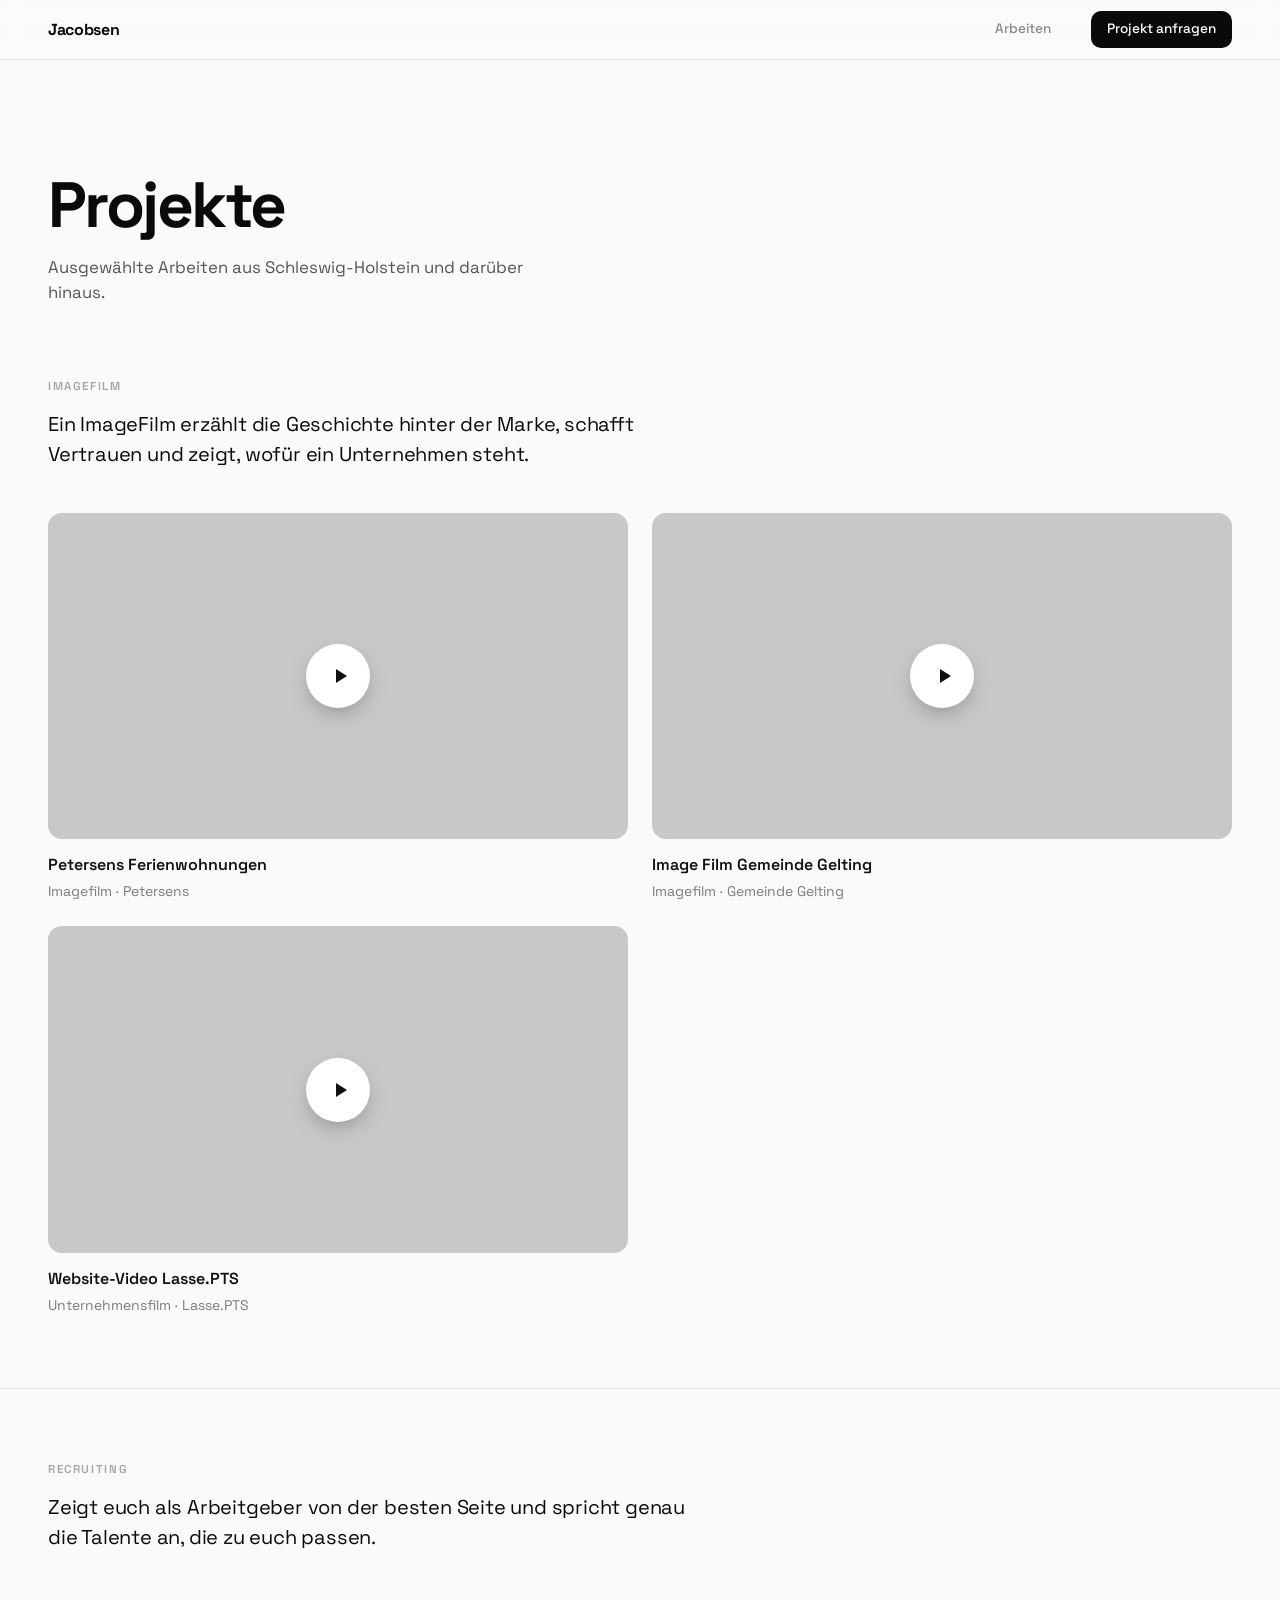
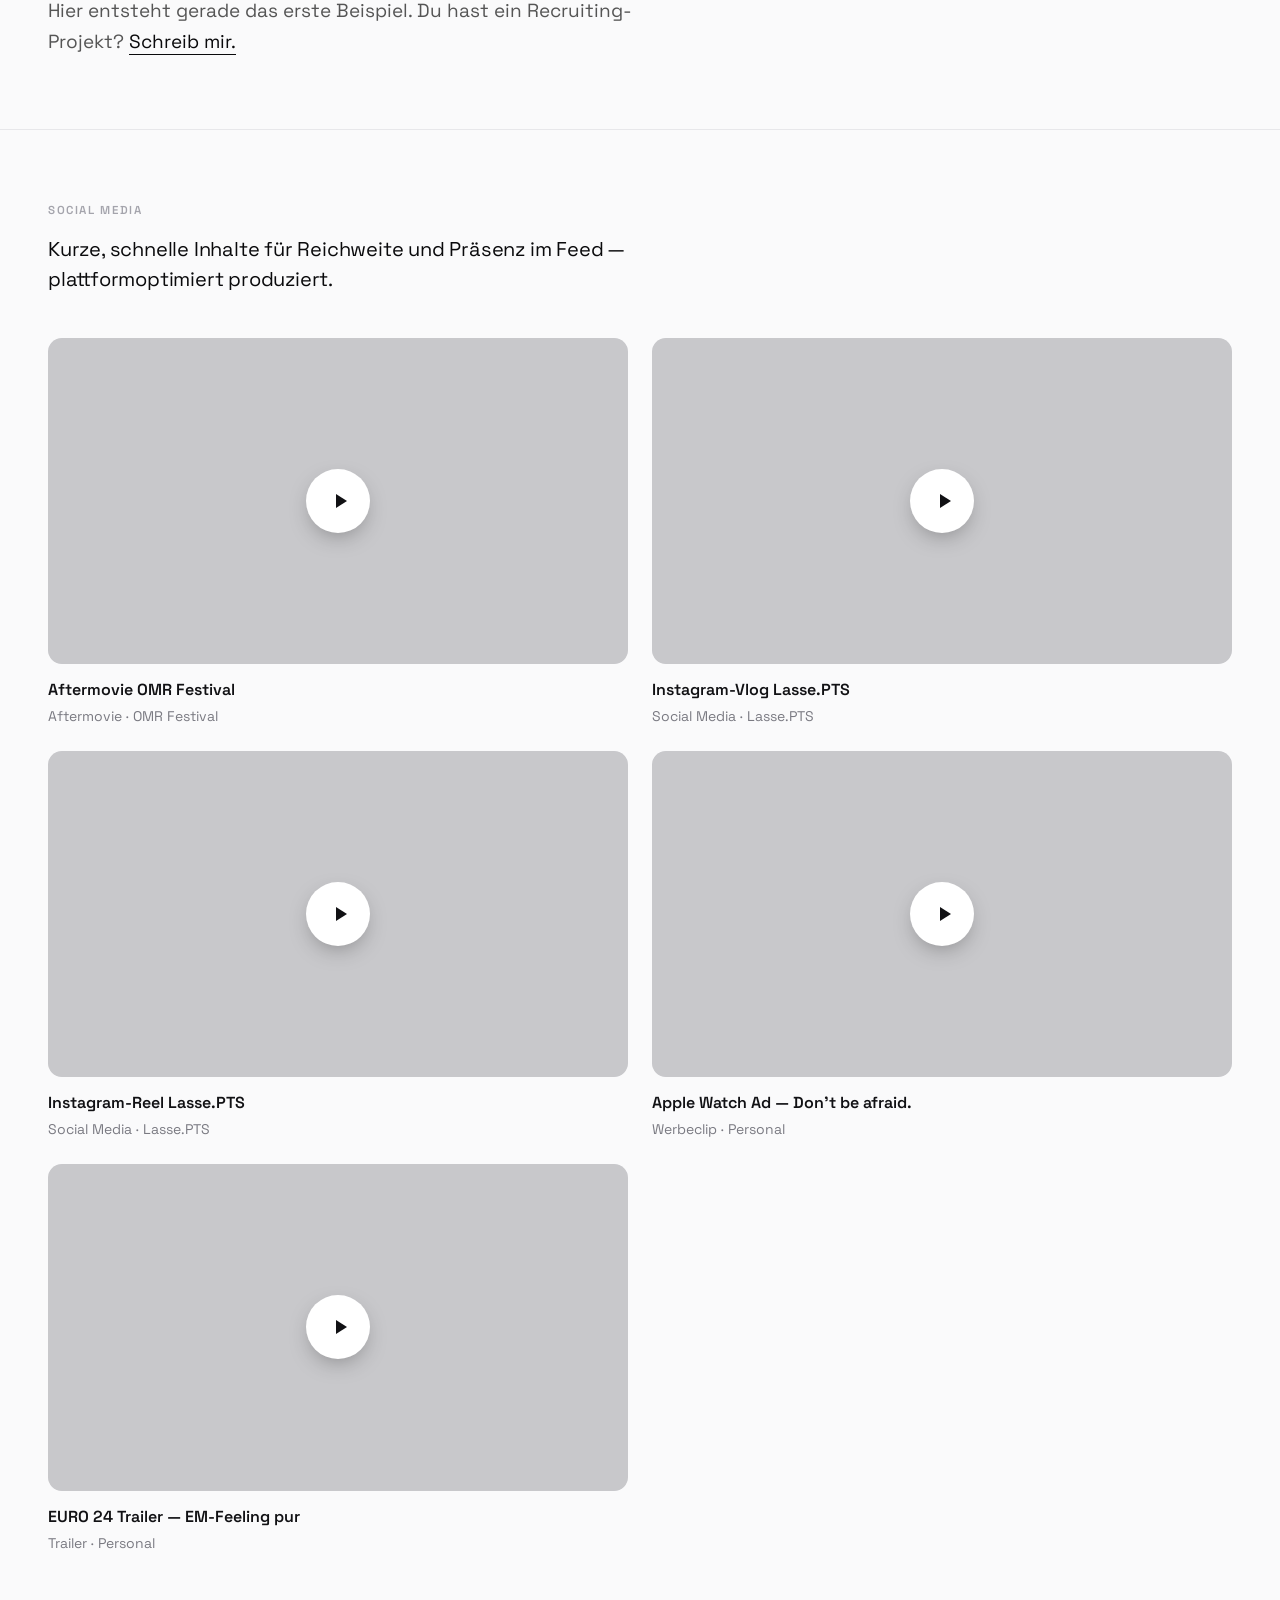
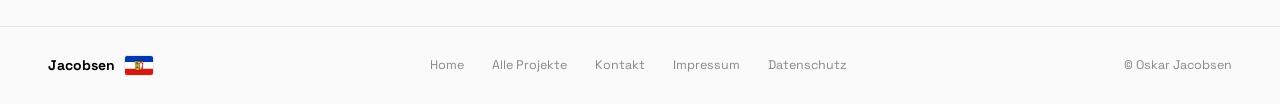
<file: projects.html>
<!DOCTYPE html>
<html lang="de">
<head>
  <meta charset="UTF-8" />
  <meta name="viewport" content="width=device-width, initial-scale=1.0" />

  <title>Projekte — Jacobsen Videoproduktion</title>
  <meta name="description" content="Ausgewählte Videoprojekte von Oskar Jacobsen aus Schleswig-Holstein — Imagefilme, Aftermovies, Social-Media-Content." />

  <meta property="og:type"        content="website" />
  <meta property="og:url"         content="https://video.oskarjacobsen.de/projects.html" />
  <meta property="og:title"       content="Projekte — Jacobsen Videoproduktion" />
  <meta property="og:description" content="Ausgewählte Videoprojekte von Oskar Jacobsen aus Schleswig-Holstein." />
  <meta property="og:image"       content="https://video.oskarjacobsen.de/og-image.jpg" />
  <meta property="og:image:width"  content="1200" />
  <meta property="og:image:height" content="630" />
  <meta property="og:image:type"   content="image/jpeg" />
  <meta property="og:image:alt"    content="Jacobsen — Videoproduktion Schleswig-Holstein" />
  <meta property="og:locale"      content="de_DE" />

  <meta name="twitter:card"        content="summary_large_image" />
  <meta name="twitter:title"       content="Projekte — Jacobsen Videoproduktion" />
  <meta name="twitter:description" content="Ausgewählte Videoprojekte von Oskar Jacobsen aus Schleswig-Holstein." />
  <meta name="twitter:image"       content="https://video.oskarjacobsen.de/og-image.jpg" />

  <link rel="icon" type="image/png" sizes="32x32" href="favicon-32.png" media="(prefers-color-scheme: light)" />
  <link rel="icon" type="image/png" sizes="32x32" href="favicon-32-dark.png" media="(prefers-color-scheme: dark)" />
  <link rel="icon" type="image/png" sizes="16x16" href="favicon-16.png" media="(prefers-color-scheme: light)" />
  <link rel="icon" type="image/png" sizes="16x16" href="favicon-16-dark.png" media="(prefers-color-scheme: dark)" />
  <link rel="apple-touch-icon" sizes="180x180" href="apple-touch-icon.png" />
  <link rel="icon" type="image/svg+xml" href="data:image/svg+xml,<svg xmlns='http://www.w3.org/2000/svg' viewBox='0 0 32 32'><style>rect{fill:%23fff}text{fill:%23000}@media(prefers-color-scheme:dark){rect{fill:%23000}text{fill:%23fff}}</style><rect width='32' height='32'/><text x='16' y='23' font-family='sans-serif' font-size='21' font-weight='700' text-anchor='middle'>J</text></svg>" />

  <link rel="preload" href="fonts/SpaceGrotesk-latin.woff2"     as="font" type="font/woff2" crossorigin />
  <link rel="preload" href="fonts/SpaceGrotesk-latin-ext.woff2" as="font" type="font/woff2" crossorigin />

  <link rel="stylesheet" href="style.css?v=20260625" />

  <script>document.documentElement.classList.add('js');</script>
  <script src="js/animations.js" defer></script>
</head>
<body>

<nav>
  <a href="index.html" class="nav-logo">Jacobsen</a>
  <div class="nav-right">
    <a href="index.html#arbeiten">Arbeiten</a>
    <a href="index.html#anfragen" class="nav-cta">Projekt anfragen</a>
  </div>
</nav>

<main style="padding-top: var(--nav-h);">

  <div class="page-header">
    <h1 class="page-title">Projekte</h1>
    <p class="page-sub">Ausgewählte Arbeiten aus Schleswig-Holstein und darüber hinaus.</p>
  </div>

  <!-- PROJECTS:LIST:START -->
  <section class="work-cat">
    <p class="work-cat-label" data-reveal>ImageFilm</p>
    <p class="work-cat-goal" data-reveal>Ein ImageFilm erzählt die Geschichte hinter der Marke, schafft Vertrauen und zeigt, wofür ein Unternehmen steht.</p>
    <div class="video-grid">
            <div class="video-card">
              <button class="video-embed" type="button" data-id="_LAC2w1k5po" data-title="Petersens Ferienwohnungen"
                      aria-label="Video abspielen: Petersens Ferienwohnungen"
                      style="background-image:url('https://img.youtube.com/vi/_LAC2w1k5po/maxresdefault.jpg')">
                <span class="video-play" aria-hidden="true"><svg viewBox="0 0 24 24" width="24" height="24"><path d="M8 5v14l11-7z" fill="currentColor"/></svg></span>
              </button>
              <p class="video-card-title">Petersens Ferienwohnungen</p>
              <p class="video-card-note">Imagefilm · Petersens</p>
            </div>
            <div class="video-card">
              <button class="video-embed" type="button" data-id="sSnNlWChtXg" data-title="Image Film Gemeinde Gelting"
                      aria-label="Video abspielen: Image Film Gemeinde Gelting"
                      style="background-image:url('https://img.youtube.com/vi/sSnNlWChtXg/maxresdefault.jpg')">
                <span class="video-play" aria-hidden="true"><svg viewBox="0 0 24 24" width="24" height="24"><path d="M8 5v14l11-7z" fill="currentColor"/></svg></span>
              </button>
              <p class="video-card-title">Image Film Gemeinde Gelting</p>
              <p class="video-card-note">Imagefilm · Gemeinde Gelting</p>
            </div>
            <div class="video-card">
              <button class="video-embed" type="button" data-id="yFh_gb379-c" data-title="Website-Video Lasse.PTS"
                      aria-label="Video abspielen: Website-Video Lasse.PTS"
                      style="background-image:url('https://img.youtube.com/vi/yFh_gb379-c/maxresdefault.jpg')">
                <span class="video-play" aria-hidden="true"><svg viewBox="0 0 24 24" width="24" height="24"><path d="M8 5v14l11-7z" fill="currentColor"/></svg></span>
              </button>
              <p class="video-card-title">Website-Video Lasse.PTS</p>
              <p class="video-card-note">Unternehmensfilm · Lasse.PTS</p>
            </div>
      </div>
  </section>
  <section class="work-cat">
    <p class="work-cat-label" data-reveal>Recruiting</p>
    <p class="work-cat-goal" data-reveal>Zeigt euch als Arbeitgeber von der besten Seite und spricht genau die Talente an, die zu euch passen.</p>
    <p class="work-empty">Hier entsteht gerade das erste Beispiel. Du hast ein Recruiting-Projekt? <a href="#anfragen">Schreib mir.</a></p>
  </section>
  <section class="work-cat">
    <p class="work-cat-label" data-reveal>Social Media</p>
    <p class="work-cat-goal" data-reveal>Kurze, schnelle Inhalte für Reichweite und Präsenz im Feed — plattformoptimiert produziert.</p>
    <div class="video-grid">
            <div class="video-card">
              <button class="video-embed" type="button" data-id="DsY7qK6Mrjc" data-title="Aftermovie OMR Festival"
                      aria-label="Video abspielen: Aftermovie OMR Festival"
                      style="background-image:url('https://img.youtube.com/vi/DsY7qK6Mrjc/maxresdefault.jpg')">
                <span class="video-play" aria-hidden="true"><svg viewBox="0 0 24 24" width="24" height="24"><path d="M8 5v14l11-7z" fill="currentColor"/></svg></span>
              </button>
              <p class="video-card-title">Aftermovie OMR Festival</p>
              <p class="video-card-note">Aftermovie · OMR Festival</p>
            </div>
            <div class="video-card">
              <button class="video-embed" type="button" data-id="CHl51cqaKss" data-title="Instagram-Vlog Lasse.PTS"
                      aria-label="Video abspielen: Instagram-Vlog Lasse.PTS"
                      style="background-image:url('https://img.youtube.com/vi/CHl51cqaKss/maxresdefault.jpg')">
                <span class="video-play" aria-hidden="true"><svg viewBox="0 0 24 24" width="24" height="24"><path d="M8 5v14l11-7z" fill="currentColor"/></svg></span>
              </button>
              <p class="video-card-title">Instagram-Vlog Lasse.PTS</p>
              <p class="video-card-note">Social Media · Lasse.PTS</p>
            </div>
            <div class="video-card">
              <button class="video-embed" type="button" data-id="nbValIpeoq8" data-title="Instagram-Reel Lasse.PTS"
                      aria-label="Video abspielen: Instagram-Reel Lasse.PTS"
                      style="background-image:url('https://img.youtube.com/vi/nbValIpeoq8/maxresdefault.jpg')">
                <span class="video-play" aria-hidden="true"><svg viewBox="0 0 24 24" width="24" height="24"><path d="M8 5v14l11-7z" fill="currentColor"/></svg></span>
              </button>
              <p class="video-card-title">Instagram-Reel Lasse.PTS</p>
              <p class="video-card-note">Social Media · Lasse.PTS</p>
            </div>
            <div class="video-card">
              <button class="video-embed" type="button" data-id="E98i3P-n10g" data-title="Apple Watch Ad — Don&#x27;t be afraid."
                      aria-label="Video abspielen: Apple Watch Ad — Don&#x27;t be afraid."
                      style="background-image:url('https://img.youtube.com/vi/E98i3P-n10g/maxresdefault.jpg')">
                <span class="video-play" aria-hidden="true"><svg viewBox="0 0 24 24" width="24" height="24"><path d="M8 5v14l11-7z" fill="currentColor"/></svg></span>
              </button>
              <p class="video-card-title">Apple Watch Ad — Don&#x27;t be afraid.</p>
              <p class="video-card-note">Werbeclip · Personal</p>
            </div>
            <div class="video-card">
              <button class="video-embed" type="button" data-id="5KOtt-FBdwI" data-title="EURO 24 Trailer — EM-Feeling pur"
                      aria-label="Video abspielen: EURO 24 Trailer — EM-Feeling pur"
                      style="background-image:url('https://img.youtube.com/vi/5KOtt-FBdwI/maxresdefault.jpg')">
                <span class="video-play" aria-hidden="true"><svg viewBox="0 0 24 24" width="24" height="24"><path d="M8 5v14l11-7z" fill="currentColor"/></svg></span>
              </button>
              <p class="video-card-title">EURO 24 Trailer — EM-Feeling pur</p>
              <p class="video-card-note">Trailer · Personal</p>
            </div>
      </div>
  </section>
  <!-- PROJECTS:LIST:END -->

</main>

<footer>
  <span class="footer-logo">Jacobsen<img class="footer-flag" src="schleswig-holstein.svg" alt="Flagge Schleswig-Holstein" width="30" height="20" loading="lazy" /></span>
  <ul class="footer-links">
    <li><a href="index.html">Home</a></li>
    <li><a href="projects.html">Alle Projekte</a></li>
    <li><a href="kontakt.html">Kontakt</a></li>
    <li><a href="impressum.html">Impressum</a></li>
    <li><a href="datenschutz.html">Datenschutz</a></li>
  </ul>
  <span class="footer-copy">© Oskar Jacobsen</span>
</footer>

</body>
</html>
</file>
<file: css/lite-youtube-embed.css>
lite-youtube {
    background-color: #000;
    position: relative;
    display: block;
    contain: content;
    background-position: center center;
    background-size: cover;
    cursor: pointer;
    max-width: 720px;
}

/* gradient */
lite-youtube::before {
    content: attr(data-title);
    display: block;
    position: absolute;
    top: 0;
    /* Pixel-perfect port of YT's gradient PNG, using https://github.com/bluesmoon/pngtocss plus optimizations */
    background-image: linear-gradient(180deg, rgb(0 0 0 / 67%) 0%, rgb(0 0 0 / 54%) 14%, rgb(0 0 0 / 15%) 54%, rgb(0 0 0 / 5%) 72%, rgb(0 0 0 / 0%) 94%);
    height: 99px;
    width: 100%;
    font-family: "YouTube Noto",Roboto,Arial,Helvetica,sans-serif;
    color: hsl(0deg 0% 93.33%);
    text-shadow: 0 0 2px rgba(0,0,0,.5);
    font-size: 18px;
    padding: 25px 20px;
    overflow: hidden;
    white-space: nowrap;
    text-overflow: ellipsis;
    box-sizing: border-box;
}

lite-youtube:hover::before {
    color: white;
}

/* responsive iframe with a 16:9 aspect ratio
    thanks https://css-tricks.com/responsive-iframes/
*/
lite-youtube::after {
    content: "";
    display: block;
    padding-bottom: calc(100% / (16 / 9));
}
lite-youtube > iframe {
    width: 100%;
    height: 100%;
    position: absolute;
    top: 0;
    left: 0;
    border: 0;
}

/* play button */
lite-youtube > .lty-playbtn {
    display: block;
    /* Make the button element cover the whole area for a large hover/click target… */
    width: 100%;
    height: 100%;
    /* …but visually it's still the same size */
    background: no-repeat center/68px 48px;
    /* YT's actual play button svg */
    background-image: url('data:image/svg+xml;utf8,<svg xmlns="http://www.w3.org/2000/svg" viewBox="0 0 68 48"><path d="M66.52 7.74c-.78-2.93-2.49-5.41-5.42-6.19C55.79.13 34 0 34 0S12.21.13 6.9 1.55c-2.93.78-4.63 3.26-5.42 6.19C.06 13.05 0 24 0 24s.06 10.95 1.48 16.26c.78 2.93 2.49 5.41 5.42 6.19C12.21 47.87 34 48 34 48s21.79-.13 27.1-1.55c2.93-.78 4.64-3.26 5.42-6.19C67.94 34.95 68 24 68 24s-.06-10.95-1.48-16.26z" fill="red"/><path d="M45 24 27 14v20" fill="white"/></svg>');
    position: absolute;
    cursor: pointer;
    z-index: 1;
    filter: grayscale(100%);
    transition: filter .1s cubic-bezier(0, 0, 0.2, 1);
    border: 0;
}

lite-youtube:hover > .lty-playbtn,
lite-youtube .lty-playbtn:focus {
    filter: none;
}

/* Post-click styles */
lite-youtube.lyt-activated {
    cursor: unset;
}
lite-youtube.lyt-activated::before,
lite-youtube.lyt-activated > .lty-playbtn {
    opacity: 0;
    pointer-events: none;
}

.lyt-visually-hidden {
    clip: rect(0 0 0 0);
    clip-path: inset(50%);
    height: 1px;
    overflow: hidden;
    position: absolute;
    white-space: nowrap;
    width: 1px;
  }
</file>
<file: style.css>
/* Space Grotesk — lokal gehostet, kein Google Fonts CDN */
@font-face {
  font-family: 'Space Grotesk';
  font-style: normal;
  font-weight: 300 700;
  font-display: swap;
  src: url('fonts/SpaceGrotesk-latin-ext.woff2') format('woff2');
  unicode-range: U+0100-02BA, U+02BD-02C5, U+02C7-02CC, U+02CE-02D7, U+02DD-02FF,
                 U+0304, U+0308, U+0329, U+1D00-1DBF, U+1E00-1E9F, U+1EF2-1EFF,
                 U+2020, U+20A0-20AB, U+20AD-20C0, U+2113, U+2C60-2C7F, U+A720-A7FF;
}
@font-face {
  font-family: 'Space Grotesk';
  font-style: normal;
  font-weight: 300 700;
  font-display: swap;
  src: url('fonts/SpaceGrotesk-latin.woff2') format('woff2');
  unicode-range: U+0000-00FF, U+0131, U+0152-0153, U+02BB-02BC, U+02C6, U+02DA,
                 U+02DC, U+0304, U+0308, U+0329, U+2000-206F, U+20AC, U+2122,
                 U+2191, U+2193, U+2212, U+2215, U+FEFF, U+FFFD;
}

*, *::before, *::after { box-sizing: border-box; margin: 0; padding: 0; }

:root {
  --black: #000000;
  --white: #FFFFFF;
  --off-white: #F2F2F2;
  --gray: #888888;
  --light-gray: #CCCCCC;

  /* Softgrau-Designsystem (heller Hintergrund, weiche Flächen) */
  --bg: #fafafb;            /* Seiten-Hintergrund: sehr hell, kaum getönt */
  --surface: #ffffff;       /* Karten/Flächen */
  --ink: #0a0a0c;           /* Überschriften / starker Text */
  --text-soft: #555555;     /* Fließtext */
  --muted: #a4a4ac;         /* Kicker / kleine Labels */
  --border: #e7e7ea;        /* feine Linien/Ränder */
  --radius: 14px;
  --shadow-soft: 0 18px 40px -24px rgba(10, 10, 12, 0.22);

  --font: 'Space Grotesk', sans-serif;
  --nav-h: 60px;
  --max-w: 1280px;
  --pad: 3rem;
}

html { font-size: 16px; scroll-behavior: smooth; }

/* Anker-Sprünge nicht unter die fixe Navi schieben */
[id] { scroll-margin-top: calc(var(--nav-h) + 1rem); }

@media (prefers-reduced-motion: reduce) {
  *, *::before, *::after { animation-duration: 0.01ms !important; transition-duration: 0.01ms !important; }
  html { scroll-behavior: auto; }
}

/* ─── DEZENTE SCROLL-REVEALS (nur wenn JS aktiv) ─── */
@media (prefers-reduced-motion: no-preference) {
  .js [data-reveal] {
    opacity: 0;
    transform: translateY(22px);
    transition: opacity 0.6s ease, transform 0.6s ease;
  }
  .js [data-reveal].in-view {
    opacity: 1;
    transform: none;
  }

  /* sanfter Stagger der Service-Karten (links → rechts) */
  .js .services-list .service[data-reveal]:nth-child(2) { transition-delay: 0.1s; }
  .js .services-list .service[data-reveal]:nth-child(3) { transition-delay: 0.2s; }

  /* ─── HERO-INTRO (einmalig, GPU-freundlich) ─── */
  /* .hero-name wird vom GSAP-"Assemble" gesteuert (siehe animations.js) */
  .js nav          { animation: heroFadeDown 0.6s ease both; }
  .js .hero-video  { animation: heroFadeIn   0.9s ease 0.15s both; }
  .js .hero-tagline{ animation: heroFadeUp   0.6s ease 0.42s both; }
  .js .hero-cta    { animation: heroFadeUp   0.6s ease 0.52s both; }
}

@keyframes heroFadeDown { from { opacity: 0; transform: translateY(-18px); } to { opacity: 1; transform: none; } }
@keyframes heroFadeUp   { from { opacity: 0; transform: translateY(22px);  } to { opacity: 1; transform: none; } }
@keyframes heroFadeIn   { from { opacity: 0; } to { opacity: 1; } }

body {
  font-family: var(--font);
  background: var(--bg);
  color: var(--ink);
  line-height: 1.5;
  -webkit-font-smoothing: antialiased;
}

a { color: inherit; text-decoration: none; }
img { display: block; max-width: 100%; }

/* ─── NAV ─── */
nav {
  position: fixed;
  top: 0; left: 0; right: 0;
  z-index: 100;
  height: var(--nav-h);
  display: flex;
  align-items: center;
  justify-content: space-between;
  padding: 0 var(--pad);
  background: rgba(250, 250, 251, 0.82);
  backdrop-filter: blur(10px);
  border-bottom: 1px solid var(--border);
}

.nav-logo {
  font-size: 1rem;
  font-weight: 700;
  letter-spacing: -0.02em;
}

.nav-right {
  display: flex;
  align-items: center;
  gap: 2.5rem;
}

.nav-right a {
  font-size: 0.85rem;
  font-weight: 500;
  color: var(--gray);
  transition: color 0.35s;
}

.nav-right a:hover { color: var(--black); }

.nav-cta {
  color: var(--white) !important;
  background: var(--ink);
  border-radius: 10px;
  padding: 8px 16px;
  transition: opacity 0.3s ease;
}
.nav-cta:hover { opacity: 0.8; }

/* ─── HERO ─── */
.hero {
  margin-top: var(--nav-h);
  display: grid;
  grid-template-columns: 58fr 42fr;
  max-width: none;
  align-items: stretch;
}

.hero-video {
  background: transparent;
  display: flex;
  align-items: center;
  justify-content: center;
  padding: 3rem;
}

/* lite-youtube-embed im Hero — abgerundete Medien-Karte auf hellem Grund */
.hero-video lite-youtube {
  width: 100%;
  aspect-ratio: 16 / 9;
  align-self: center;
  max-width: none;
  border-radius: var(--radius);
  overflow: hidden;
  background-color: var(--ink);
  box-shadow: var(--shadow-soft);
}

.hero-text {
  display: flex;
  flex-direction: column;
  justify-content: center;
  padding: 4rem;
  gap: 2rem;
}

.hero-name {
  font-size: clamp(3rem, 4.5vw, 5.5rem);
  font-weight: 700;
  letter-spacing: -0.045em;
  line-height: 1;
}

.hero-tagline {
  font-size: 0.78rem;
  font-weight: 500;
  letter-spacing: 0.1em;
  text-transform: uppercase;
  color: var(--gray);
  line-height: 2;
}

.hero-cta {
  display: inline-block;
  align-self: flex-start;
  background: var(--ink);
  color: var(--white);
  padding: 1rem 2rem;
  border-radius: 12px;
  font-size: 0.875rem;
  font-weight: 500;
  box-shadow: var(--shadow-soft);
  transition: background 0.3s ease, transform 0.3s ease;
}

.hero-cta:hover { background: #2a2a30; transform: scale(1.06); }

/* ─── SECTION BASE ─── */
section {
  max-width: var(--max-w);
  margin: 0 auto;
  padding: 7rem var(--pad);
}

.section-label {
  display: block;
  font-size: 0.7rem;
  font-weight: 500;
  letter-spacing: 0.14em;
  text-transform: uppercase;
  color: var(--muted);
  margin-bottom: 4rem;
}

/* ─── PORTFOLIO (horizontaler Track) ─── */
.portfolio { border-top: 1px solid var(--border); overflow: hidden; }

/* Mobile-first: nativer horizontaler Swipe mit Snap */
.portfolio-hscroll {
  overflow-x: auto;
  overflow-y: hidden;
  scroll-snap-type: x mandatory;
  -webkit-overflow-scrolling: touch;
  overscroll-behavior-x: contain;
  scrollbar-width: none;
  margin: 0 calc(-1 * var(--pad));
}
.portfolio-hscroll::-webkit-scrollbar { display: none; }

.portfolio-track {
  display: flex;
  gap: 1.25rem;
  padding: 0 var(--pad);
  width: max-content;
}

.portfolio-item {
  flex: 0 0 80vw;
  max-width: 460px;
  scroll-snap-align: center;
  display: block;
}

.portfolio-thumb {
  position: relative;
  overflow: hidden;
  aspect-ratio: 16 / 9;
  background: var(--off-white);
}

.portfolio-thumb img {
  width: 100%;
  height: 100%;
  object-fit: cover;
  transition: transform 0.55s ease;
}

.portfolio-arrow {
  position: absolute;
  bottom: 0.75rem;
  right: 0.75rem;
  width: 2rem;
  height: 2rem;
  background: var(--white);
  color: var(--black);
  display: flex;
  align-items: center;
  justify-content: center;
  font-size: 0.9rem;
  opacity: 0;
  transform: translateY(4px);
  transition: opacity 0.4s, transform 0.4s;
}

.portfolio-item:hover .portfolio-thumb img {
  transform: scale(1.04);
}

.portfolio-item:hover .portfolio-arrow {
  opacity: 1;
  transform: translateY(0);
}

.portfolio-label {
  margin-top: 0.65rem;
  font-size: 0.78rem;
  font-weight: 500;
  color: var(--gray);
  letter-spacing: 0.02em;
  transition: color 0.35s;
}

.portfolio-item:hover .portfolio-label { color: var(--black); }

/* Desktop: mehrere Cards nebeneinander */
@media (min-width: 1000px) {
  .portfolio-item { flex-basis: clamp(300px, 24vw, 380px); scroll-snap-align: start; }
}

/* ─── TABS / FILTER ─── */
.tabs {
  display: flex;
  flex-wrap: wrap;
  gap: 0.25rem 1.75rem;
  margin-bottom: 1.5rem;
  border-bottom: 1px solid var(--border);
}
.tab {
  appearance: none;
  -webkit-appearance: none;
  background: none;
  border: 0;
  font-family: var(--font);
  font-size: 0.95rem;
  font-weight: 500;
  color: var(--gray);
  padding: 0 0 0.85rem;
  cursor: pointer;
  position: relative;
  white-space: nowrap;
  transition: color 0.25s ease;
}
.tab:hover { color: var(--black); }
.tab.is-active { color: var(--black); }
.tab.is-active::after {
  content: "";
  position: absolute;
  left: 0; right: 0; bottom: -1px;
  height: 2px;
  background: var(--black);
}

.tab-benefit {
  font-size: 0.95rem;
  color: var(--gray);
  line-height: 1.6;
  max-width: 48ch;
  margin-bottom: 2rem;
}

.tab-empty {
  font-size: 0.95rem;
  color: var(--gray);
  line-height: 1.7;
  padding: 1rem 0 0.5rem;
}
.tab-empty a { color: var(--black); border-bottom: 1px solid currentColor; }

/* Panels: alle im DOM (SEO-lesbar), nur das aktive sichtbar */
.tab-panel { display: none; }
.tab-panel.is-active { display: block; }

/* Einzelnes Video: zentriert, kein Scroll */
.portfolio-hscroll.is-single {
  overflow: visible;
  scroll-snap-type: none;
  margin: 0;
}
.portfolio-hscroll.is-single .portfolio-track {
  width: auto;
  padding: 0;
  justify-content: center;
}
.portfolio-hscroll.is-single .portfolio-item {
  flex: 0 0 min(560px, 100%);
  max-width: 560px;
}

/* Tab-Wechsel-Animation (Panel fadet, Cards gleiten gestaffelt) */
@media (prefers-reduced-motion: no-preference) {
  .tab-panel.is-active { animation: panelFade 0.35s ease both; }
  .tab-panel.is-active .portfolio-item,
  .tab-panel.is-active .project-row {
    animation: cardIn 0.5s ease both;
  }
  .tab-panel.is-active .portfolio-item:nth-child(2),
  .tab-panel.is-active .project-row:nth-child(2) { animation-delay: 0.06s; }
  .tab-panel.is-active .portfolio-item:nth-child(3),
  .tab-panel.is-active .project-row:nth-child(3) { animation-delay: 0.12s; }
  .tab-panel.is-active .portfolio-item:nth-child(n+4),
  .tab-panel.is-active .project-row:nth-child(n+4) { animation-delay: 0.18s; }
}
@keyframes panelFade { from { opacity: 0; } to { opacity: 1; } }
@keyframes cardIn { from { opacity: 0; transform: translateY(16px); } to { opacity: 1; transform: none; } }

/* Fortschrittsbalken */
.portfolio-progress {
  position: relative;
  height: 2px;
  margin-top: 2rem;
  background: var(--off-white);
  border-radius: 2px;
  overflow: hidden;
}
.portfolio-progress-bar {
  position: absolute;
  top: 0;
  left: 0;
  height: 100%;
  width: 22%;
  background: var(--black);
  border-radius: 2px;
  will-change: transform;
}

/* Hero-„Assemble": einzelne Buchstaben */
.hero-letter { display: inline-block; will-change: transform, opacity; }

/* Reduced Motion: zurück zum vertikalen Raster, kein Horizontal-Scroll/Balken */
@media (prefers-reduced-motion: reduce) {
  .portfolio-hscroll { overflow: visible; scroll-snap-type: none; margin: 0; }
  .portfolio-track { flex-wrap: wrap; width: auto; padding: 0; }
  .portfolio-item { flex: 0 0 calc(50% - 0.625rem); max-width: none; }
  .portfolio-progress { display: none; }
  .hero-letter { will-change: auto; }
}

/* ─── MEINE ARBEIT (Segmented-Switcher, „Softgrau") ─── */
.work {
  max-width: none;
  margin: 0;
  background: var(--bg);
  padding: 120px var(--pad) 90px;
  display: flex;
  flex-direction: column;
  align-items: center;
  text-align: center;
}
.work-kicker {
  font-size: 13px;
  letter-spacing: 5px;
  text-transform: uppercase;
  color: #a4a4ac;
  font-weight: 500;
  margin-bottom: 18px;
}
.work-title {
  font-size: clamp(34px, 6vw, 52px);
  font-weight: 600;
  letter-spacing: -1px;
  line-height: 1.05;
  color: #0a0a0c;
  margin-bottom: 64px;
}

/* Segmented Switch */
.switch {
  position: relative;
  display: inline-flex;
  padding: 6px;
  border-radius: 16px;
  background: #ffffff;
  border: 1px solid #e2e2e6;
  box-shadow: 0 18px 40px -20px rgba(0, 0, 0, 0.35);
  max-width: 100%;
}
.switch-pill {
  position: absolute;
  top: 6px;
  left: 0;
  height: calc(100% - 12px);
  width: 0;
  border-radius: 11px;
  background: #111114;
  box-shadow: 0 8px 20px -8px rgba(0, 0, 0, 0.35);
  z-index: 1;
  transition: transform 0.5s cubic-bezier(0.22, 1, 0.36, 1),
              width 0.5s cubic-bezier(0.22, 1, 0.36, 1);
}
.switch-btn {
  position: relative;
  z-index: 2;
  appearance: none;
  -webkit-appearance: none;
  border: 0;
  background: none;
  font-family: var(--font);
  font-size: 15px;
  font-weight: 500;
  color: #9a9aa2;
  padding: 14px 24px;
  white-space: nowrap;
  cursor: pointer;
  transition: color 0.35s ease;
}
.switch-btn.is-active { color: #ffffff; }
.switch-btn span { position: relative; z-index: 2; }

/* Inhalts-Carousel */
.work-carousel {
  width: 100%;
  max-width: 1000px;
  overflow: hidden;
  margin-top: 80px;
  transition: height 0.5s cubic-bezier(0.22, 1, 0.36, 1);
}
.work-track {
  display: flex;
  align-items: flex-start;
  width: 300%;
  transition: transform 0.55s cubic-bezier(0.22, 1, 0.36, 1);
}
.work-panel {
  flex: 0 0 33.3333%;
  padding: 0 4px;
}
.work-goal {
  font-size: 19px;
  line-height: 1.6;
  color: #555555;
  max-width: 720px;
  margin: 0 auto 48px;
}
.work-empty {
  font-size: 19px;
  line-height: 1.6;
  color: #555555;
  max-width: 620px;
  margin: 0 auto;
}
.work-empty a { color: #0a0a0c; border-bottom: 1px solid currentColor; }

/* Video-Grid */
.video-grid {
  display: grid;
  grid-template-columns: 1fr 1fr;
  gap: 24px;
  text-align: left;
}
.video-embed {
  display: block;
  width: 100%;
  aspect-ratio: 16 / 9;
  border: 0;
  padding: 0;
  margin: 0;
  border-radius: 14px;
  overflow: hidden;
  position: relative;
  cursor: pointer;
  background-color: #e2e2e6;
  background-size: cover;
  background-position: center;
}
.video-embed::after {
  content: "";
  position: absolute;
  inset: 0;
  background: rgba(10, 10, 12, 0.12);
  transition: background 0.3s ease;
}
.video-embed:hover::after { background: rgba(10, 10, 12, 0.02); }
.video-play {
  position: absolute;
  top: 50%;
  left: 50%;
  transform: translate(-50%, -50%);
  width: 64px;
  height: 64px;
  border-radius: 50%;
  background: #ffffff;
  color: #111114;
  display: flex;
  align-items: center;
  justify-content: center;
  z-index: 1;
  box-shadow: 0 8px 24px -8px rgba(0, 0, 0, 0.4);
  transition: transform 0.3s ease;
}
.video-embed:hover .video-play { transform: translate(-50%, -50%) scale(1.08); }
.video-play svg { margin-left: 3px; }
.video-embed iframe {
  position: absolute;
  inset: 0;
  width: 100%;
  height: 100%;
  border: 0;
  border-radius: 14px;
}
.video-card-title {
  font-size: 16px;
  font-weight: 600;
  color: #111114;
  margin: 14px 0 4px;
}
.video-card-note {
  font-size: 14px;
  color: #7a7a82;
}

@media (max-width: 720px) {
  .work { padding: 72px var(--pad) 64px; }
  .work-title { margin-bottom: 40px; }
  .switch {
    width: 100%;
    overflow-x: auto;
    overflow-y: hidden;
    scrollbar-width: none;
  }
  .switch::-webkit-scrollbar { display: none; }
  .work-carousel { margin-top: 48px; }
  .work-goal { font-size: 17px; margin-bottom: 32px; }
  .video-grid { grid-template-columns: 1fr; gap: 18px; }
  .video-play { width: 54px; height: 54px; }
}

@media (prefers-reduced-motion: reduce) {
  .switch-pill,
  .work-track,
  .work-carousel { transition: none; }
}

/* ─── KUNDEN (Logo-Marquee) ─── */
.clients { border-top: 1px solid var(--border); }

.marquee {
  overflow: hidden;
  -webkit-mask-image: linear-gradient(to right, transparent, #000 8%, #000 92%, transparent);
          mask-image: linear-gradient(to right, transparent, #000 8%, #000 92%, transparent);
}

/* Basis: statisch & umgebrochen (no-JS- und reduced-motion-sicher) */
.marquee-track {
  display: flex;
  flex-wrap: wrap;
  align-items: center;
  justify-content: center;
  gap: 2.5rem 4.5rem;
}

/* Animiert: nur wenn JS aktiv und Bewegung erlaubt (Klasse via animations.js) */
.js .marquee-track.is-animated {
  flex-wrap: nowrap;
  justify-content: flex-start;
  width: max-content;
  gap: 4.5rem;
  animation: marquee 32s linear infinite;
}
.marquee:hover .marquee-track.is-animated { animation-play-state: paused; }

.marquee-logo {
  height: 38px;
  width: auto;
  flex: 0 0 auto;
  filter: grayscale(100%);   /* entsättigt, Form bleibt erhalten */
  opacity: 0.6;
  transition: filter 0.3s ease, opacity 0.3s ease;
}
.marquee-logo:hover { filter: grayscale(0%); opacity: 1; }

@keyframes marquee {
  from { transform: translateX(0); }
  to   { transform: translateX(-50%); }
}

@media (prefers-reduced-motion: reduce) {
  .marquee { -webkit-mask-image: none; mask-image: none; }
}

/* ─── SERVICES ─── */
.services { border-top: 1px solid var(--border); }

.services-list {
  display: grid;
  grid-template-columns: repeat(3, 1fr);
  gap: 1.25rem;
  padding-top: 1rem;
}

.service {
  background: var(--surface);
  border: 1px solid var(--border);
  border-radius: var(--radius);
  padding: 2rem;
  box-shadow: var(--shadow-soft);
}

.service h3 {
  font-size: 1.05rem;
  font-weight: 700;
  letter-spacing: -0.02em;
  margin-bottom: 1rem;
  color: var(--ink);
}

.service p {
  font-size: 0.88rem;
  color: var(--text-soft);
  line-height: 1.75;
}

/* ─── ABOUT ─── */
.about { border-top: 1px solid var(--border); }

.about-inner {
  display: grid;
  grid-template-columns: 1fr 1fr;
  gap: 6rem;
  align-items: start;
}

.about-heading {
  font-size: clamp(2.2rem, 3.4vw, 3.4rem);
  font-weight: 700;
  letter-spacing: -0.035em;
  line-height: 1.08;
  color: var(--ink);
}

.about-body p {
  font-size: 1.05rem;
  color: var(--text-soft);
  line-height: 1.75;
  margin-bottom: 1.5rem;
}

.about-body p:last-child { margin-bottom: 0; }

.about-facts {
  list-style: none;
  margin-top: 2.5rem;
}

.about-facts li {
  padding: 1.1rem 0;
  border-top: 1px solid var(--border);
  font-size: 0.95rem;
  display: flex;
  gap: 1.25rem;
  color: var(--text-soft);
}

.about-facts li:last-child { border-bottom: 1px solid var(--border); }

.about-facts li strong {
  min-width: 12ch;
  font-weight: 700;
  color: var(--ink);
}

/* ─── CONTACT ─── */
.contact { border-top: 1px solid var(--border); }

.contact-inner {
  display: grid;
  grid-template-columns: 1fr 1fr;
  gap: 6rem;
  align-items: start;
}

.contact-text h2 {
  font-size: clamp(1.9rem, 3vw, 3rem);
  font-weight: 700;
  letter-spacing: -0.03em;
  line-height: 1.1;
  margin-bottom: 1.5rem;
}

.contact-text p {
  font-size: 0.93rem;
  color: var(--gray);
  line-height: 1.8;
  margin-bottom: 2rem;
}

/* ─── CONTACT ACTIONS ─── */
.contact-actions {
  display: flex;
  flex-direction: column;
  gap: 1rem;
}

.contact-action {
  display: flex;
  flex-direction: column;
  gap: 0.4rem;
  padding: 1.5rem 1.75rem;
  background: var(--surface);
  border: 1px solid var(--border);
  border-radius: var(--radius);
  box-shadow: var(--shadow-soft);
  transition: transform 0.3s ease, box-shadow 0.3s ease;
}

.contact-action:hover {
  transform: translateY(-3px);
  box-shadow: 0 24px 50px -26px rgba(10, 10, 12, 0.3);
}

.contact-action-label {
  font-size: 0.7rem;
  font-weight: 500;
  letter-spacing: 0.12em;
  text-transform: uppercase;
  color: var(--muted);
}

.contact-action-value {
  font-size: 1.05rem;
  font-weight: 500;
  color: var(--ink);
}

.contact-action-icon {
  width: 1em;
  height: 1em;
  vertical-align: -0.13em;
  margin-left: 0.45em;
}

/* ─── FOOTER ─── */
footer {
  padding: 1.75rem var(--pad);
  display: flex;
  justify-content: space-between;
  align-items: center;
  border-top: 1px solid var(--border);
  font-size: 0.78rem;
  color: var(--gray);
  flex-wrap: wrap;
  gap: 1rem;
}

.footer-logo {
  font-weight: 700;
  color: var(--black);
  font-size: 0.875rem;
  display: inline-flex;
  align-items: center;
  gap: 0.6rem;
}

.footer-flag {
  height: 1.35em;
  width: auto;
  border-radius: 2px;
  box-shadow: 0 0 0 1px rgba(0, 0, 0, 0.08);
  display: block;
}

.footer-links {
  display: flex;
  gap: 1.75rem;
  list-style: none;
}

.footer-links a { transition: color 0.3s; }
.footer-links a:hover { color: var(--black); }

/* ─── PROJECTS PAGE (ruhiges Raster) ─── */
.page-header {
  padding: 7rem var(--pad) 3rem;
  max-width: var(--max-w);
  margin: 0 auto;
}

.page-title {
  font-size: clamp(2.6rem, 5vw, 4.25rem);
  font-weight: 700;
  letter-spacing: -0.04em;
  line-height: 1.05;
  color: var(--ink);
  margin-bottom: 1rem;
}

.page-sub {
  font-size: 1.05rem;
  color: var(--text-soft);
  max-width: 48ch;
}

.work-cat {
  max-width: var(--max-w);
  margin: 0 auto;
  padding: 4.5rem var(--pad);
  border-top: 1px solid var(--border);
}
.work-cat:first-of-type { border-top: none; padding-top: 1.5rem; }

.work-cat-label {
  font-size: 0.72rem;
  font-weight: 600;
  letter-spacing: 0.14em;
  text-transform: uppercase;
  color: var(--muted);
  margin-bottom: 0.9rem;
}

.work-cat-goal {
  font-size: 1.25rem;
  line-height: 1.5;
  letter-spacing: -0.01em;
  color: var(--ink);
  max-width: 640px;
  margin-bottom: 2.75rem;
}

.work-cat .work-empty { text-align: left; margin: 0; }

.project-row {
  display: grid;
  grid-template-columns: 4rem 1fr auto;
  align-items: center;
  gap: 1.5rem;
  padding: 1.5rem 0;
  border-bottom: 1px solid var(--border);
  cursor: pointer;
  transition: opacity 0.35s;
  color: inherit;
}

.project-row:hover { opacity: 0.45; }

.project-thumb {
  width: 4rem;
  height: 4rem;
  object-fit: cover;
  background: var(--off-white);
  border-radius: 10px;
  flex-shrink: 0;
}

.project-thumb-placeholder {
  width: 4rem;
  height: 4rem;
  background: var(--off-white);
  border-radius: 10px;
  flex-shrink: 0;
}

.project-name {
  font-size: 1rem;
  font-weight: 700;
  letter-spacing: -0.01em;
  margin-bottom: 0.2rem;
}

.project-desc {
  font-size: 0.82rem;
  color: var(--gray);
}

.project-arrow {
  font-size: 1.1rem;
  color: var(--light-gray);
}

/* ─── CONTACT PAGE ─── */
.contact-page {
  padding: 5rem var(--pad) 7rem;
  max-width: 680px;
  margin: 0 auto;
}

.contact-heading {
  font-size: clamp(2.5rem, 5vw, 4rem);
  font-weight: 700;
  letter-spacing: -0.035em;
  margin-bottom: 1.25rem;
}

.contact-intro {
  font-size: 0.95rem;
  color: var(--gray);
  line-height: 1.75;
  margin-bottom: 0.65rem;
  max-width: 44ch;
}

.contact-options {
  margin-top: 3rem;
  display: flex;
  flex-direction: column;
  gap: 0.75rem;
}

.contact-btn {
  display: flex;
  align-items: center;
  gap: 1rem;
  padding: 1.25rem 1.5rem;
  background: var(--surface);
  border: 1px solid var(--border);
  border-radius: var(--radius);
  box-shadow: var(--shadow-soft);
  font-family: var(--font);
  font-size: 1rem;
  font-weight: 500;
  color: var(--ink);
  cursor: pointer;
  transition: transform 0.3s ease, box-shadow 0.3s ease;
  letter-spacing: -0.01em;
}

.contact-btn:hover {
  transform: translateY(-3px);
  box-shadow: 0 24px 50px -26px rgba(10, 10, 12, 0.3);
}

.contact-btn-icon {
  width: 2rem;
  height: 2rem;
  display: flex;
  align-items: center;
  justify-content: center;
  background: var(--black);
  color: var(--white);
  font-size: 1rem;
  flex-shrink: 0;
}

.contact-info {
  margin-top: 3rem;
  padding-top: 2rem;
  border-top: 1px solid var(--border);
  font-size: 0.875rem;
  color: var(--gray);
  line-height: 1.7;
}

/* ─── LEGAL PAGES (Impressum / Datenschutz) ─── */
.legal-page {
  max-width: 680px;
  margin: 0 auto;
  padding: 5rem var(--pad) 7rem;
}

.legal-page h1 {
  font-size: clamp(2rem, 4vw, 3rem);
  font-weight: 700;
  letter-spacing: -0.03em;
  margin-bottom: 3rem;
}

.legal-page h2 {
  font-size: 1rem;
  font-weight: 700;
  letter-spacing: -0.01em;
  margin-top: 2.5rem;
  margin-bottom: 0.75rem;
  padding-top: 2rem;
  border-top: 1px solid var(--border);
}

.legal-page h2:first-of-type { border-top: none; padding-top: 0; }

.legal-page p {
  font-size: 0.9rem;
  color: var(--gray);
  line-height: 1.8;
  margin-bottom: 0.5rem;
}

.legal-page a { border-bottom: 1px solid currentColor; }
.legal-page a:hover { color: var(--gray); }

/* ─── FOCUS-VISIBLE ─── */
:focus { outline: none; }

:focus-visible {
  outline: 2px solid var(--black);
  outline-offset: 3px;
  border-radius: 2px;
}

/* ─── TAP TARGETS (mobile) ─── */
@media (max-width: 900px) {
  nav a,
  .hero-cta,
  .footer-links a {
    min-height: 44px;
    display: inline-flex;
    align-items: center;
  }
}

/* ─── RESPONSIVE ─── */
@media (max-width: 900px) {
  :root { --pad: 2rem; }

  .hero {
    grid-template-columns: 1fr;
    min-height: auto;
  }

  .hero-video {
    padding: 0;
    aspect-ratio: 16 / 9;
    align-items: stretch;
  }

  .hero-video .video-wrapper {
    aspect-ratio: auto;
    height: 100%;
  }

  .hero-text {
    padding: 3rem 2rem 3.5rem;
    gap: 1.5rem;
  }

  .services-list {
    grid-template-columns: 1fr;
    gap: 2rem;
    border-top: none;
    padding-top: 0;
  }

  .service { padding: 1.75rem; }

  .about-inner,
  .contact-inner {
    grid-template-columns: 1fr;
    gap: 3.5rem;
  }

  section { padding: 5rem var(--pad); }
}

@media (max-width: 600px) {
  :root { --pad: 1.25rem; }

  nav { padding: 0 1.25rem; }

  .nav-right { gap: 1.5rem; }

  .hero-text { padding: 2.5rem 1.25rem 3rem; gap: 1.25rem; }

  .hero-name { font-size: clamp(2.75rem, 10vw, 3.5rem); }

  section { padding: 4rem var(--pad); }

  .section-label { margin-bottom: 2.5rem; }

  footer { flex-direction: column; align-items: flex-start; gap: 1.25rem; }
  .footer-links { flex-wrap: wrap; gap: 1rem; }

  .project-row { grid-template-columns: 3rem 1fr auto; gap: 1rem; }
  .project-thumb { width: 3rem; height: 3rem; }
}
</file>
